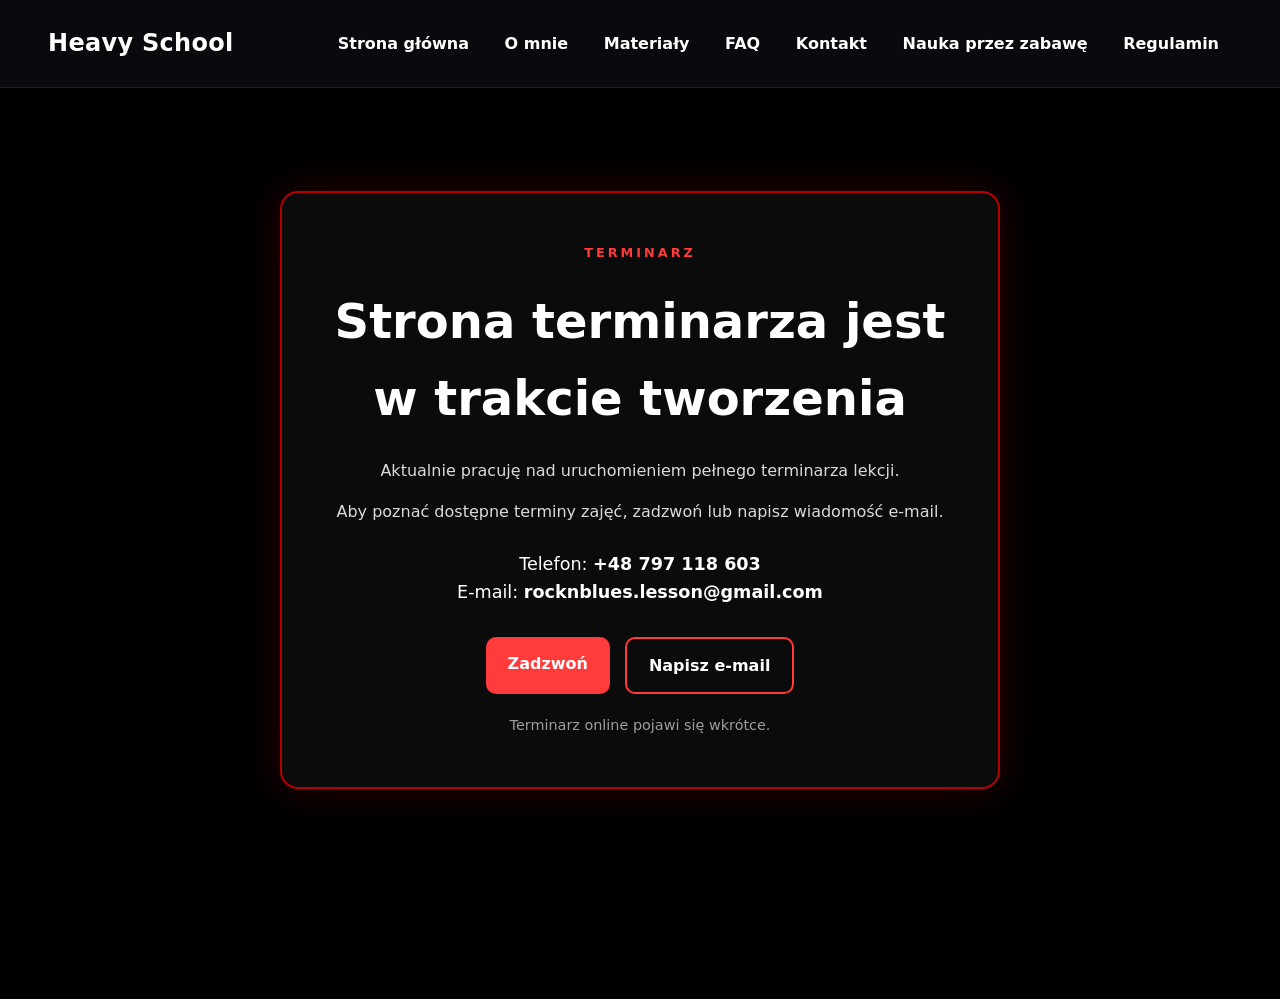
<file: calendar.html>
<!DOCTYPE html>
<html lang="pl">
<head>
<meta charset="UTF-8">
<meta name="viewport" content="width=device-width, initial-scale=1.0">
<title>Terminarz | Heavy School</title>
<link rel="icon" href="/favicon.ico">
<link rel="stylesheet" href="styles.css?v=20260306-4">
<script src="main.js?v=20260306-4" defer></script>

<style>
body{
background:#000;
color:#fff;
}

.schedule-main{
min-height:calc(100vh - 140px);
display:flex;
align-items:center;
justify-content:center;
padding:120px 20px;
}

.schedule-box{
max-width:720px;
width:100%;
text-align:center;
padding:50px 30px;
border:2px solid #b30000;
border-radius:18px;
background:#0b0b0b;
box-shadow:0 0 40px rgba(179,0,0,0.25);
}

.schedule-kicker{
color:#ff3b3b;
font-weight:700;
letter-spacing:3px;
font-size:0.8rem;
margin-bottom:20px;
}

.schedule-title{
font-size:clamp(2rem,4vw,3rem);
margin-bottom:20px;
}

.schedule-text{
opacity:0.85;
line-height:1.7;
margin-bottom:14px;
}

.schedule-contact{
margin-top:25px;
font-size:1.1rem;
}

.schedule-contact a{
color:#fff;
font-weight:700;
text-decoration:none;
}

.schedule-contact a:hover{
color:#ff3b3b;
}

.schedule-buttons{
margin-top:30px;
display:flex;
gap:15px;
justify-content:center;
flex-wrap:wrap;
}

.schedule-btn{
padding:14px 22px;
border-radius:10px;
font-weight:700;
text-decoration:none;
transition:.2s;
}

.schedule-btn-primary{
background:#ff3b3b;
color:#fff;
}

.schedule-btn-secondary{
border:2px solid #ff3b3b;
color:#fff;
}

.schedule-btn:hover{
transform:translateY(-2px);
}

.schedule-note{
margin-top:20px;
opacity:0.6;
font-size:0.9rem;
}
</style>
</head>

<body>

<a class="skip-link" href="#main">Przejdź do treści</a>

<header class="navbar">
<div class="navbar-container">
<div class="navbar-logo">Heavy School</div>

<button
class="menu-toggle"
type="button"
aria-label="Otwórz menu"
aria-expanded="false"
aria-controls="mobile-menu"
>
<span></span>
<span></span>
<span></span>
</button>

<nav class="navbar-menu" aria-label="Główne menu">
<ul>
<li><a href="index.html" class="nav-link">Strona główna</a></li>
<li><a href="about.html" class="nav-link">O mnie</a></li>
<li><a href="Materiały.html" class="nav-link">Materiały</a></li>
<li><a href="FAQ.html" class="nav-link">FAQ</a></li>
<li><a href="contact.html" class="nav-link">Kontakt</a></li>
<li><a href="gry.html" class="nav-link">Nauka przez zabawę</a></li>
<li><a href="regulamin.html" class="nav-link">Regulamin</a></li>
</ul>
</nav>
</div>
</header>

<div class="sidebar-overlay" id="sidebar-overlay"></div>

<aside class="mobile-sidebar" id="mobile-menu" aria-label="Menu mobilne">
<div class="mobile-sidebar-top">
<div class="mobile-sidebar-logo">Heavy School</div>

<button class="sidebar-close" type="button" aria-label="Zamknij menu">
&times;
</button>
</div>

<nav class="mobile-sidebar-nav" aria-label="Mobilne menu">
<ul>
<li><a href="index.html" class="mobile-nav-link">Strona główna</a></li>
<li><a href="about.html" class="mobile-nav-link">O mnie</a></li>
<li><a href="Materiały.html" class="mobile-nav-link">Materiały</a></li>
<li><a href="FAQ.html" class="mobile-nav-link">FAQ</a></li>
<li><a href="contact.html" class="mobile-nav-link">Kontakt</a></li>
<li><a href="gry.html" class="mobile-nav-link">Nauka przez zabawę</a></li>
<li><a href="regulamin.html" class="mobile-nav-link">Regulamin</a></li>
</ul>
</nav>
</aside>

<main id="main" class="schedule-main">

<section class="schedule-box">

<div class="schedule-kicker">TERMINARZ</div>

<h1 class="schedule-title">
Strona terminarza jest w trakcie tworzenia
</h1>

<p class="schedule-text">
Aktualnie pracuję nad uruchomieniem pełnego terminarza lekcji.
</p>

<p class="schedule-text">
Aby poznać dostępne terminy zajęć,
zadzwoń lub napisz wiadomość e-mail.
</p>

<div class="schedule-contact">
Telefon: <a href="tel:+48797118603">+48 797 118 603</a><br>
E-mail: <a href="mailto:rocknblues.lesson@gmail.com">rocknblues.lesson@gmail.com</a>
</div>

<div class="schedule-buttons">
<a class="schedule-btn schedule-btn-primary" href="tel:+48797118603">Zadzwoń</a>
<a class="schedule-btn schedule-btn-secondary" href="mailto:rocknblues.lesson@gmail.com">Napisz e-mail</a>
</div>

<p class="schedule-note">
Terminarz online pojawi się wkrótce.
</p>

</section>

</main>

<footer class="footer">
<div class="footer-copy">
<p>&copy; 2025 Łukasz Dobosz – Lekcje Gitary i Basu</p>
</div>
</footer>

</body>
</html>
</file>
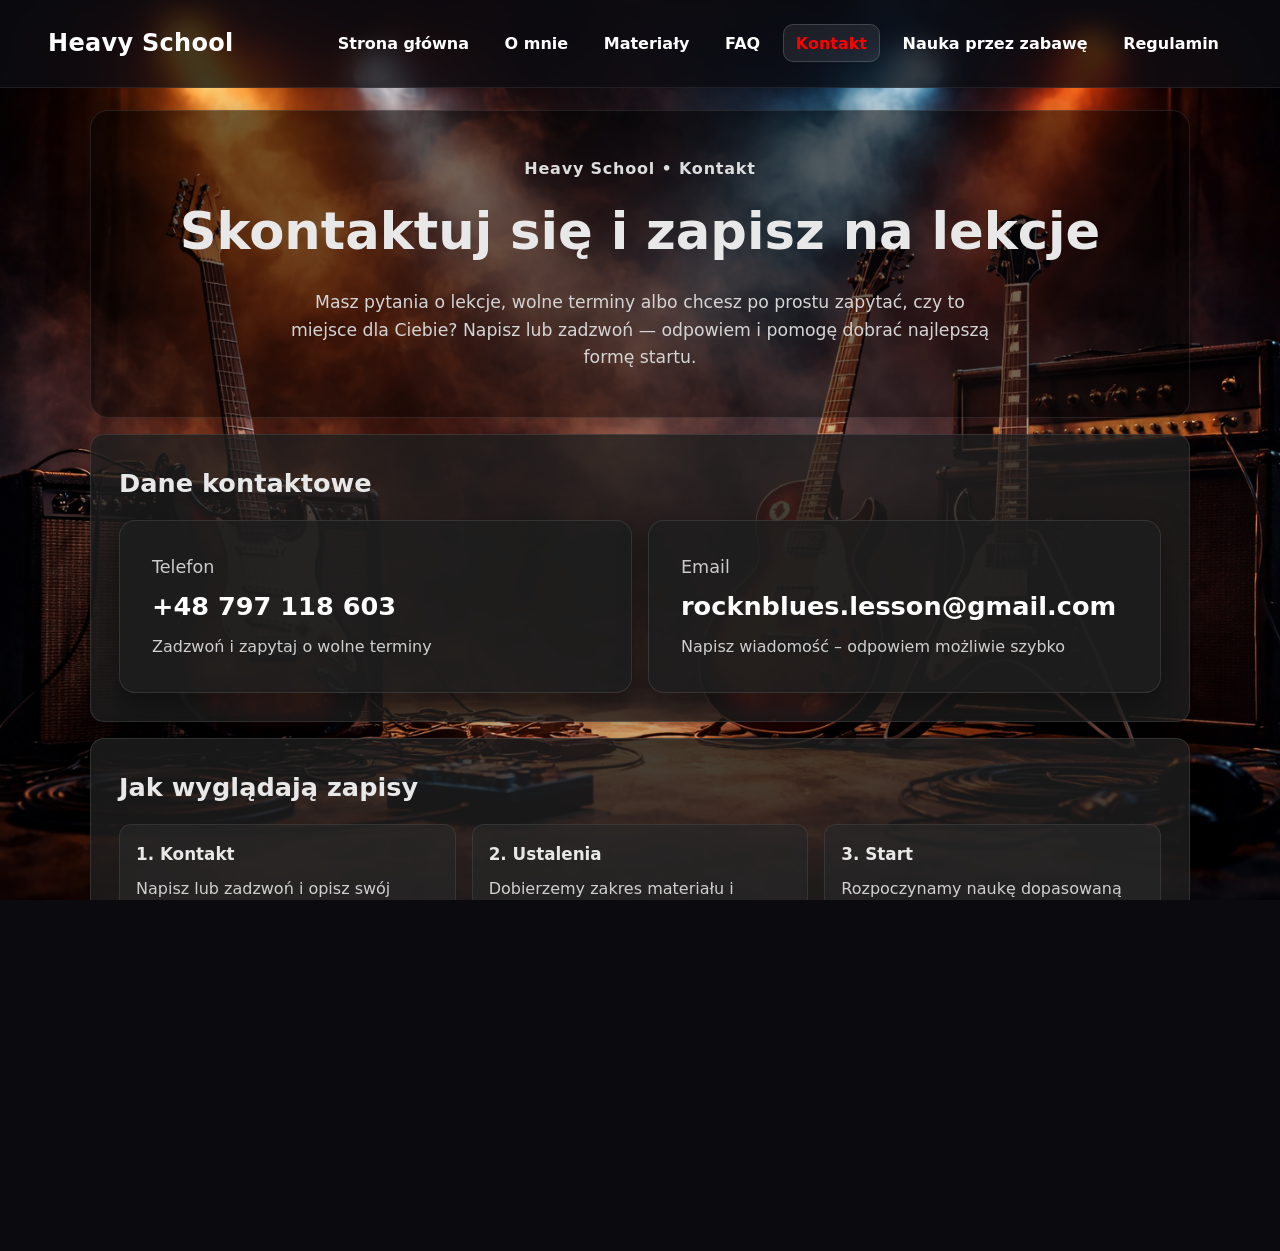
<file: contact.html>
<!DOCTYPE html>
<html lang="pl">
<head>
<meta charset="UTF-8" />
<meta name="viewport" content="width=device-width, initial-scale=1.0" />
<title>Kontakt | Heavy School</title>
<meta name="description" content="Skontaktuj się i zapisz na lekcje gry na gitarze i basie. Heavy School — Opole, Nysa i okolice." />
<link rel="icon" href="/favicon.ico">
<link rel="stylesheet" href="styles.css?v=20260306-4" />
<script src="main.js?v=20260306-4" defer></script>
<!-- Google tag (gtag.js) event -->
<script>
  gtag('event', 'ads_conversion_Kontakt_1', {
    // <event_parameters>
  });
</script>

</head>

<body>

<a class="skip-link" href="#main">Przejdź do treści</a>

<header class="navbar">
<div class="navbar-container">
<div class="navbar-logo">Heavy School</div>

<button
class="menu-toggle"
type="button"
aria-label="Otwórz menu"
aria-expanded="false"
aria-controls="mobile-menu"
>
<span></span>
<span></span>
<span></span>
</button>

<nav class="navbar-menu">
<ul>
<li><a href="index.html" class="nav-link">Strona główna</a></li>
<li><a href="about.html" class="nav-link">O mnie</a></li>
<li><a href="Materiały.html" class="nav-link">Materiały</a></li>
<li><a href="FAQ.html" class="nav-link">FAQ</a></li>
<li><a href="contact.html" class="nav-link active">Kontakt</a></li>
<li><a href="gry.html" class="nav-link">Nauka przez zabawę</a></li>
<li><a href="regulamin.html" class="nav-link">Regulamin</a></li>
</ul>
</nav>
</div>
</header>

<div class="sidebar-overlay" id="sidebar-overlay"></div>

<aside class="mobile-sidebar" id="mobile-menu" aria-label="Menu mobilne">
<div class="mobile-sidebar-top">
<div class="mobile-sidebar-logo">Heavy School</div>

<button class="sidebar-close" type="button" aria-label="Zamknij menu">
&times;
</button>
</div>

<nav class="mobile-sidebar-nav">
<ul>
<li><a href="index.html" class="mobile-nav-link">Strona główna</a></li>
<li><a href="about.html" class="mobile-nav-link">O mnie</a></li>
<li><a href="Materiały.html" class="mobile-nav-link">Materiały</a></li>
<li><a href="FAQ.html" class="mobile-nav-link">FAQ</a></li>
<li><a href="contact.html" class="mobile-nav-link active">Kontakt</a></li>
<li><a href="gry.html" class="mobile-nav-link">Nauka przez zabawę</a></li>
<li><a href="regulamin.html" class="mobile-nav-link">Regulamin</a></li>
</ul>
</nav>
</aside>

<main id="main" class="contact-main">

<section class="contact-hero">
<div class="contact-hero-inner">
<p class="contact-kicker">Heavy School • Kontakt</p>
<h1>Skontaktuj się i zapisz na lekcje</h1>
<p class="contact-lead">
Masz pytania o lekcje, wolne terminy albo chcesz po prostu zapytać,
czy to miejsce dla Ciebie? Napisz lub zadzwoń — odpowiem i pomogę dobrać
najlepszą formę startu.
</p>
</div>
</section>

<section class="section-card">
<h2>Dane kontaktowe</h2>

<div class="contact-grid-big">

<a class="contact-card-big" href="tel:+48797118603">
<div class="contact-big-title">Telefon</div>
<div class="contact-big-value">+48 797 118 603</div>
<div class="contact-big-desc">Zadzwoń i zapytaj o wolne terminy</div>
</a>

<a class="contact-card-big" href="mailto:rocknblues.lesson@gmail.com">
<div class="contact-big-title">Email</div>
<div class="contact-big-value">rocknblues.lesson@gmail.com</div>
<div class="contact-big-desc">Napisz wiadomość – odpowiem możliwie szybko</div>
</a>

</div>

</section>

<section class="section-card">
<h2>Jak wyglądają zapisy</h2>

<div class="grid-3">

<div class="mini-card">
<h3>1. Kontakt</h3>
<p>Napisz lub zadzwoń i opisz swój poziom oraz cele.</p>
</div>

<div class="mini-card">
<h3>2. Ustalenia</h3>
<p>Dobierzemy zakres materiału i dogodny termin zajęć.</p>
</div>

<div class="mini-card">
<h3>3. Start</h3>
<p>Rozpoczynamy naukę dopasowaną do Ciebie.</p>
</div>

</div>
</section>

<section class="section-card">
<h2>Gdzie odbywają się lekcje</h2>
<p>Lekcje prowadzę z dojazdem do klienta ale chcę wprowadzić lekcje stacjonarnie — Opole, Nysa i okolice.</p>
</section>

</main>

<footer class="footer">
<div class="footer-copy">
<p>&copy; 2025 Łukasz Dobosz – Lekcje Gitary i Basu</p>
</div>
</footer>

</body>
</html>
</file>
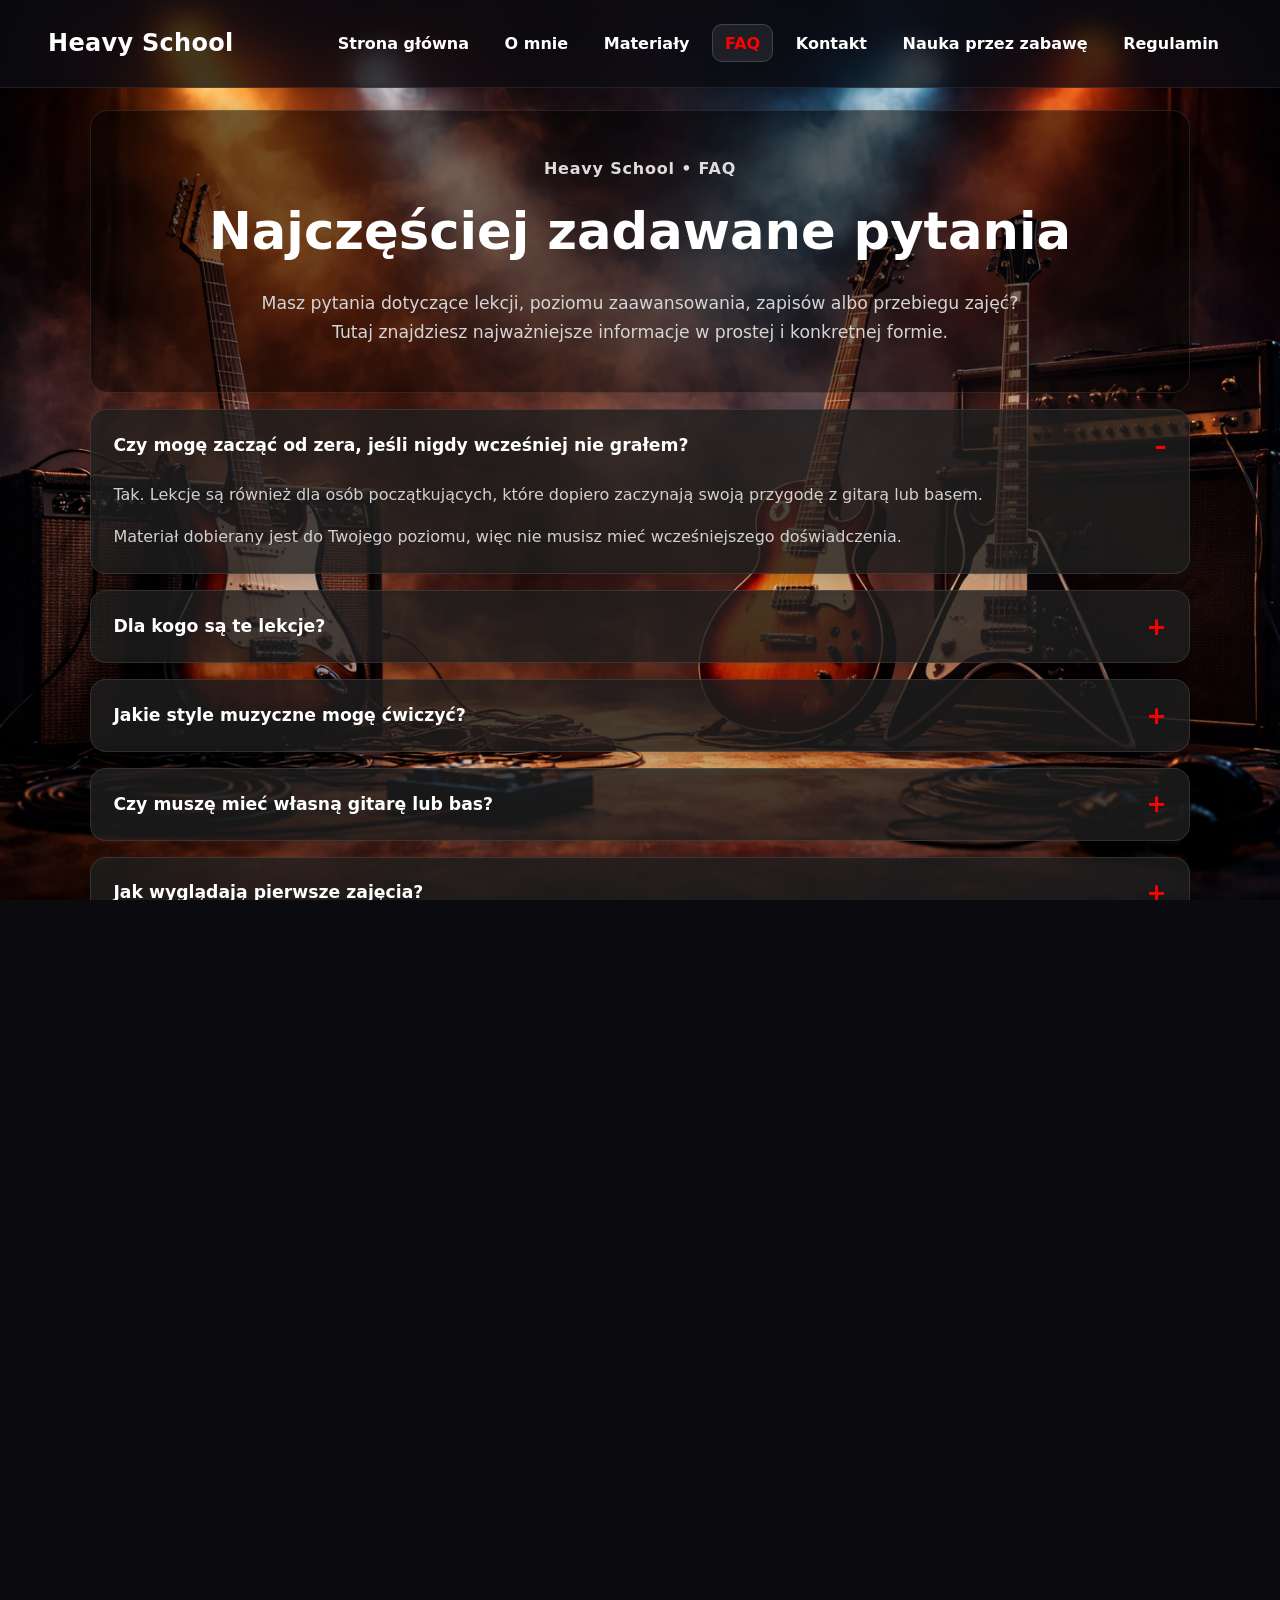
<file: FAQ.html>
<!DOCTYPE html>
<html lang="pl">
<head>
<meta charset="UTF-8">
<meta name="viewport" content="width=device-width, initial-scale=1.0">
<title>FAQ | Heavy School</title>
<meta name="description" content="Najczęściej zadawane pytania dotyczące lekcji gry na gitarze i basie w Heavy School." />
<link rel="icon" href="/favicon.ico">
<link rel="stylesheet" href="styles.css?v=20260306-4">
<script src="main.js?v=20260306-4" defer></script>

<style>
.faq-main{
  width:min(1100px, calc(100% - 32px));
  margin:110px auto 2rem auto;
}

.faq-hero{
  margin-bottom:1rem;
}

.faq-hero-box{
  background:rgba(0,0,0,0.55);
  border:1px solid rgba(255,255,255,0.10);
  border-radius:18px;
  padding:2.8rem 2.4rem;
  box-shadow:var(--shadow);
  text-align:center;
}

.faq-kicker{
  color:#ddd;
  font-weight:800;
  letter-spacing:0.05em;
  margin-bottom:0.6rem;
}

.faq-hero-box h1{
  font-size:clamp(2.2rem,4vw,3.4rem);
  margin-bottom:1rem;
  color:#fff;
}

.faq-lead{
  max-width:760px;
  margin:0 auto;
  color:#d4d4d4;
  font-size:1.08rem;
  line-height:1.7;
}

.faq-grid{
  display:grid;
  grid-template-columns:1fr;
  gap:1rem;
}

.faq-item{
  background:var(--card);
  border:1px solid var(--border);
  border-radius:16px;
  box-shadow:var(--shadow);
  overflow:hidden;
  transition:transform .18s ease, background .18s ease, border-color .2s ease;
}

.faq-item:hover{
  transform:translateY(-2px);
  background:rgba(45,45,45,0.85);
  border-color:rgba(255,255,255,0.16);
}

.faq-item summary{
  list-style:none;
  cursor:pointer;
  padding:1.35rem 1.4rem;
  font-size:1.08rem;
  font-weight:800;
  color:#fff;
  display:flex;
  align-items:center;
  justify-content:space-between;
  gap:1rem;
}

.faq-item summary::-webkit-details-marker{
  display:none;
}

.faq-item summary::after{
  content:"+";
  flex:0 0 auto;
  font-size:1.5rem;
  line-height:1;
  color:var(--accent);
  transition:transform .2s ease;
}

.faq-item[open] summary::after{
  content:"–";
}

.faq-answer{
  padding:0 1.4rem 1.35rem 1.4rem;
  color:#d0d0d0;
  line-height:1.8;
}

.faq-answer p + p{
  margin-top:0.8rem;
}

.faq-cta{
  margin-top:1rem;
  background:var(--card);
  border:1px solid var(--border);
  border-radius:var(--radius);
  box-shadow:var(--shadow);
  padding:2rem 1.75rem;
  text-align:center;
}

.faq-cta h2{
  font-size:1.9rem;
  margin-bottom:0.9rem;
  color:#fff;
}

.faq-cta p{
  max-width:760px;
  margin:0 auto 1.35rem auto;
  color:#d0d0d0;
}

.faq-buttons{
  display:flex;
  justify-content:center;
  gap:0.8rem;
  flex-wrap:wrap;
}

@media(max-width:700px){
  .faq-main{
    width:min(100%, calc(100% - 20px));
    margin-top:105px;
  }

  .faq-hero-box{
    padding:2rem 1.2rem;
  }

  .faq-hero-box h1{
    font-size:clamp(1.9rem,7vw,2.6rem);
  }

  .faq-lead{
    font-size:1rem;
  }

  .faq-item summary{
    padding:1.1rem 1rem;
    font-size:1rem;
  }

  .faq-answer{
    padding:0 1rem 1.1rem 1rem;
  }

  .faq-cta{
    padding:1.5rem 1.1rem;
  }
}
</style>
</head>

<body>

<a class="skip-link" href="#main">Przejdź do treści</a>

<header class="navbar">
<div class="navbar-container">
<div class="navbar-logo">Heavy School</div>

<button
class="menu-toggle"
type="button"
aria-label="Otwórz menu"
aria-expanded="false"
aria-controls="mobile-menu"
>
<span></span>
<span></span>
<span></span>
</button>

<nav class="navbar-menu" aria-label="Główne menu">
<ul>
<li><a href="index.html" class="nav-link">Strona główna</a></li>
<li><a href="about.html" class="nav-link">O mnie</a></li>
<li><a href="Materiały.html" class="nav-link">Materiały</a></li>
<li><a href="FAQ.html" class="nav-link active">FAQ</a></li>
<li><a href="contact.html" class="nav-link">Kontakt</a></li>
<li><a href="gry.html" class="nav-link">Nauka przez zabawę</a></li>
<li><a href="regulamin.html" class="nav-link">Regulamin</a></li>
</ul>
</nav>
</div>
</header>

<div class="sidebar-overlay" id="sidebar-overlay"></div>

<aside class="mobile-sidebar" id="mobile-menu" aria-label="Menu mobilne">
<div class="mobile-sidebar-top">
<div class="mobile-sidebar-logo">Heavy School</div>

<button class="sidebar-close" type="button" aria-label="Zamknij menu">
&times;
</button>
</div>

<nav class="mobile-sidebar-nav" aria-label="Mobilne menu">
<ul>
<li><a href="index.html" class="mobile-nav-link">Strona główna</a></li>
<li><a href="about.html" class="mobile-nav-link">O mnie</a></li>
<li><a href="Materiały.html" class="mobile-nav-link">Materiały</a></li>
<li><a href="FAQ.html" class="mobile-nav-link active">FAQ</a></li>
<li><a href="contact.html" class="mobile-nav-link">Kontakt</a></li>
<li><a href="gry.html" class="mobile-nav-link">Nauka przez zabawę</a></li>
<li><a href="regulamin.html" class="mobile-nav-link">Regulamin</a></li>
</ul>
</nav>
</aside>

<main id="main" class="faq-main">

<section class="faq-hero">
  <div class="faq-hero-box">
    <p class="faq-kicker">Heavy School • FAQ</p>
    <h1>Najczęściej zadawane pytania</h1>
    <p class="faq-lead">
      Masz pytania dotyczące lekcji, poziomu zaawansowania, zapisów albo przebiegu zajęć?
      Tutaj znajdziesz najważniejsze informacje w prostej i konkretnej formie.
    </p>
  </div>
</section>

<section class="faq-grid">

  <details class="faq-item" open>
    <summary>Czy mogę zacząć od zera, jeśli nigdy wcześniej nie grałem?</summary>
    <div class="faq-answer">
      <p>Tak. Lekcje są również dla osób początkujących, które dopiero zaczynają swoją przygodę z gitarą lub basem.</p>
      <p>Materiał dobierany jest do Twojego poziomu, więc nie musisz mieć wcześniejszego doświadczenia.</p>
    </div>
  </details>

  <details class="faq-item">
    <summary>Dla kogo są te lekcje?</summary>
    <div class="faq-answer">
      <p>Lekcje są przeznaczone dla dzieci, młodzieży i dorosłych.</p>
      <p>Zarówno dla osób początkujących, jak i tych, które chcą rozwinąć technikę, rytmikę, improwizację czy grę solową.</p>
    </div>
  </details>

  <details class="faq-item">
    <summary>Jakie style muzyczne mogę ćwiczyć?</summary>
    <div class="faq-answer">
      <p>Na lekcjach można pracować nad stylami takimi jak rock, metal, blues, hard rock i innymi pokrewnymi gatunkami.</p>
      <p>Ważne jest to, żeby kierunek nauki był dopasowany do tego, czego naprawdę chcesz się nauczyć.</p>
    </div>
  </details>

  <details class="faq-item">
    <summary>Czy muszę mieć własną gitarę lub bas?</summary>
    <div class="faq-answer">
      <p>Własny instrument bardzo pomaga, bo pozwala ćwiczyć między lekcjami.</p>
      <p>Jeśli jeszcze nie masz gitary ani basu, mogę pomóc w wyborze odpowiedniego sprzętu na start.</p>
    </div>
  </details>

  <details class="faq-item">
    <summary>Jak wyglądają pierwsze zajęcia?</summary>
    <div class="faq-answer">
      <p>Na początku ustalamy Twój poziom, cele i to, na czym najbardziej Ci zależy.</p>
      <p>Potem dobierany jest plan nauki, żebyś od początku ćwiczył rzeczy przydatne i zrozumiałe.</p>
    </div>
  </details>

  <details class="faq-item">
    <summary>Czy lekcje odbywają się stacjonarnie czy online?</summary>
    <div class="faq-answer">
      <p>Lekcje prowadzę stacjonarnie.</p>
      <p>To najlepsza forma pracy, bo pozwala szybciej wychwycić błędy techniczne, poprawić rytm i lepiej kontrolować postępy.</p>
    </div>
  </details>

  <details class="faq-item">
    <summary>Jak długo trwają zajęcia?</summary>
    <div class="faq-answer">
      <p>Czas trwania lekcji ustalany jest indywidualnie.</p>
      <p>Najważniejsze jest to, żeby forma zajęć była wygodna i skuteczna dla ucznia.</p>
    </div>
  </details>

  <details class="faq-item">
    <summary>Czy mogę uczyć się konkretnych utworów?</summary>
    <div class="faq-answer">
      <p>Tak. Możemy pracować na konkretnych riffach, solówkach i utworach, które lubisz.</p>
      <p>To często bardzo dobry sposób na rozwój techniki i utrzymanie motywacji.</p>
    </div>
  </details>

  <details class="faq-item">
    <summary>Czy pomagasz też w teorii muzyki?</summary>
    <div class="faq-answer">
      <p>Tak, ale w praktyczny sposób.</p>
      <p>Teoria jest omawiana tak, żeby realnie pomagała w grze, improwizacji, budowie akordów i rozumieniu muzyki.</p>
    </div>
  </details>

  <details class="faq-item">
    <summary>Jak umówić się na lekcję?</summary>
    <div class="faq-answer">
      <p>Najprościej skontaktować się telefonicznie lub mailowo przez zakładkę Kontakt.</p>
      <p>W wiadomości możesz od razu napisać, na jakim jesteś poziomie i czego chcesz się nauczyć.</p>
    </div>
  </details>

  <details class="faq-item">
    <summary>Czy mogę odwołać lub przełożyć lekcję?</summary>
    <div class="faq-answer">
      <p>Tak, ale najlepiej zrobić to z odpowiednim wyprzedzeniem.</p>
      <p>Szczegółowe zasady dotyczące odwoływania zajęć znajdziesz w zakładce Regulamin.</p>
    </div>
  </details>

</section>

<section class="faq-cta">
  <h2>Nie znalazłeś odpowiedzi?</h2>
  <p>
    Jeśli masz inne pytania, skontaktuj się bezpośrednio. Chętnie odpowiem i pomogę dobrać najlepszy sposób rozpoczęcia nauki.
  </p>

  <div class="faq-buttons">
    <a href="contact.html" class="btn primary-btn">Przejdź do kontaktu</a>
    <a href="about.html" class="btn secondary-btn">Dowiedz się więcej o mnie</a>
  </div>
</section>

</main>

<footer class="footer">
<div class="footer-copy">
<p>&copy; 2025 Łukasz Dobosz – Lekcje Gitary i Basu</p>
</div>
</footer>

</body>
</html>
</file>
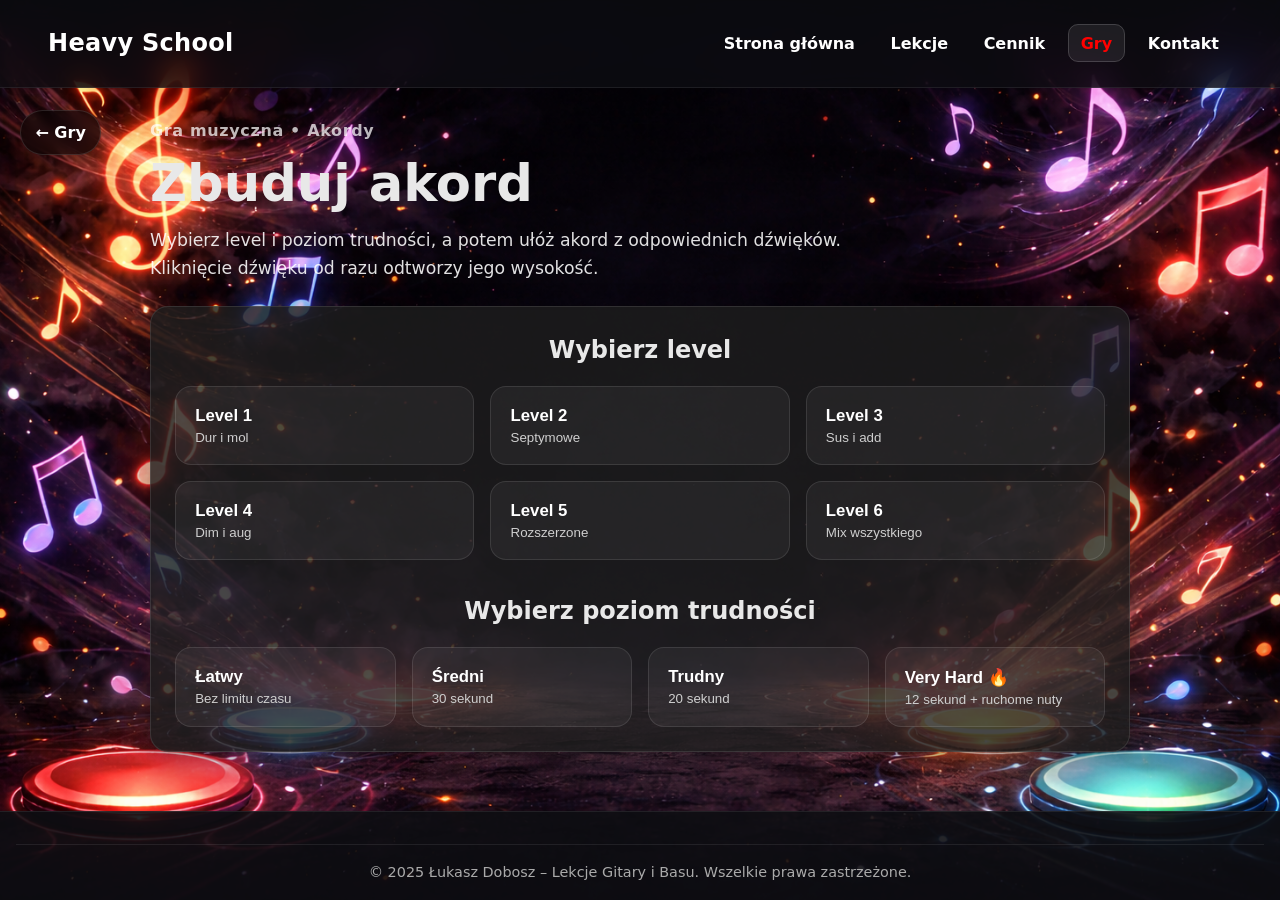
<file: gra-akordy.html>
<!DOCTYPE html>
<html lang="pl">
<head>
  <meta charset="UTF-8" />
  <meta name="viewport" content="width=device-width, initial-scale=1.0" />
  <title>Zbuduj akord | Heavy School</title>
  <meta name="description" content="Ułóż akord z odpowiednich dźwięków i ucz się budowy akordów przez zabawę." />
   <link rel="icon" href="/favicon.ico">
  <link rel="stylesheet" href="styles.css?v=20260307-6" />
  <link rel="stylesheet" href="gry.css?v=20260307-6" />
  <script src="gra-akordy.js?v=20260307-6" defer></script>
</head>
<body>
  <a class="skip-link" href="#main">Przejdź do treści</a>

  <header class="navbar">
    <div class="navbar-container">
      <div class="navbar-logo">Heavy School</div>

      <nav class="navbar-menu" aria-label="Główne menu">
        <ul>
          <li><a href="index.html" class="nav-link">Strona główna</a></li>
          <li><a href="lekcje.html" class="nav-link">Lekcje</a></li>
          <li><a href="pricing.html" class="nav-link">Cennik</a></li>
          <li><a href="gry.html" class="nav-link active">Gry</a></li>
          <li><a href="contact.html" class="nav-link">Kontakt</a></li>
        </ul>
      </nav>
    </div>
  </header>

  <main id="main" class="games-main">
    <a href="gry.html" class="back-to-games">← Gry</a>

    <section class="games-intro">
      <p class="games-kicker">Gra muzyczna • Akordy</p>
      <h1>Zbuduj akord</h1>
      <p class="games-lead">
        Wybierz level i poziom trudności, a potem ułóż akord z odpowiednich dźwięków.
        Kliknięcie dźwięku od razu odtworzy jego wysokość.
      </p>
    </section>

    <section class="chord-game-card">
      <div class="chord-flash" id="chord-flash" aria-hidden="true"></div>
      <div class="emoji-confetti" id="emoji-confetti" aria-hidden="true"></div>

      <div id="chord-level-screen" class="chord-level-screen">
        <h2>Wybierz level</h2>

        <div class="level-grid">
          <button class="level-btn" data-level="1" type="button">
            <strong>Level 1</strong>
            <span>Dur i mol</span>
          </button>

          <button class="level-btn" data-level="2" type="button">
            <strong>Level 2</strong>
            <span>Septymowe</span>
          </button>

          <button class="level-btn" data-level="3" type="button">
            <strong>Level 3</strong>
            <span>Sus i add</span>
          </button>

          <button class="level-btn" data-level="4" type="button">
            <strong>Level 4</strong>
            <span>Dim i aug</span>
          </button>

          <button class="level-btn" data-level="5" type="button">
            <strong>Level 5</strong>
            <span>Rozszerzone</span>
          </button>

          <button class="level-btn" data-level="6" type="button">
            <strong>Level 6</strong>
            <span>Mix wszystkiego</span>
          </button>
        </div>

        <h2 class="difficulty-title">Wybierz poziom trudności</h2>

        <div class="difficulty-grid">
          <button class="difficulty-btn" data-difficulty="easy" type="button">
            <strong>Łatwy</strong>
            <span>Bez limitu czasu</span>
          </button>

          <button class="difficulty-btn" data-difficulty="medium" type="button">
            <strong>Średni</strong>
            <span>30 sekund</span>
          </button>

          <button class="difficulty-btn" data-difficulty="hard" type="button">
            <strong>Trudny</strong>
            <span>20 sekund</span>
          </button>

          <button class="difficulty-btn" data-difficulty="very-hard" type="button">
            <strong>Very Hard 🔥</strong>
            <span>12 sekund + ruchome nuty</span>
          </button>
        </div>
      </div>

      <div id="chord-game-screen" hidden>
        <div class="chord-topbar">
          <div class="chord-level-badge" id="current-level-label">Level 1</div>
          <div class="chord-level-badge" id="current-difficulty-label">Łatwy</div>
          <div class="chord-score" id="chord-score">Punkty: 0</div>
        </div>

        <div class="timer-wrap" id="timer-wrap" hidden>
          <div class="timer-bar">
            <div class="timer-bar-fill" id="timer-bar-fill"></div>
          </div>
          <p class="timer-text" id="timer-text">Pozostało: 30s</p>
        </div>

        <p class="chord-instruction">
          Zbuduj akord:
        </p>

        <h2 class="target-chord" id="target-chord">Am</h2>

        <div class="slots-wrap" id="note-slots"></div>

        <div class="note-bank" id="note-bank"></div>

        <div class="chord-actions">
          <button id="check-chord-btn" class="btn primary-btn" type="button">Sprawdź</button>
          <button id="clear-chord-btn" class="btn secondary-btn" type="button">Wyczyść</button>
          <button id="next-chord-btn" class="btn secondary-btn" type="button" hidden>Następny akord</button>
        </div>

        <p class="chord-status" id="chord-status">
          Kliknij dźwięki, aby wypełnić pola.
        </p>

        <div class="chord-help-box" id="chord-help-box" hidden>
          <h3>Poprawna odpowiedź</h3>
          <p id="chord-help-answer">A – C – E</p>
        </div>
      </div>
    </section>
  </main>

  <footer class="footer">
    <div class="footer-copy">
      <p>&copy; 2025 Łukasz Dobosz – Lekcje Gitary i Basu. Wszelkie prawa zastrzeżone.</p>
    </div>
  </footer>
</body>
</html>
</file>
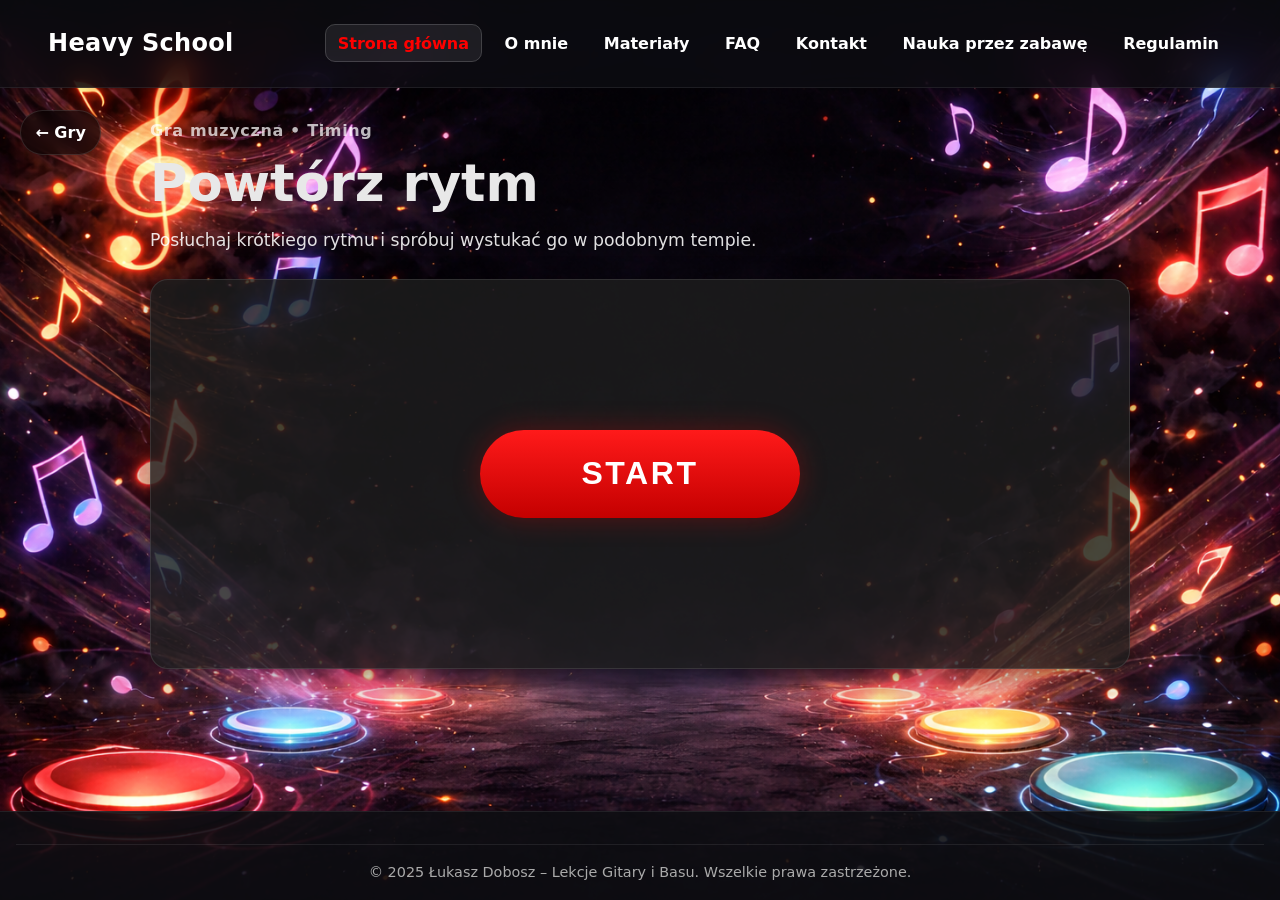
<file: gra-rytm.html>
<!DOCTYPE html>
<html lang="pl">
<head>
  <meta charset="UTF-8" />
  <meta name="viewport" content="width=device-width, initial-scale=1.0" />
  <title>Powtórz rytm | Heavy School</title>
  <meta name="description" content="Posłuchaj rytmu i spróbuj wystukać go w podobnym tempie." />
   <link rel="icon" href="/favicon.ico">
  <link rel="stylesheet" href="styles.css?v=20260307-3" />
  <link rel="stylesheet" href="gry.css?v=20260307-3" />
  <script src="gra-rytm.js?v=20260307-3" defer></script>
</head>
<body>
  <a class="skip-link" href="#main">Przejdź do treści</a>

  <header class="navbar">
    <div class="navbar-container">
      <div class="navbar-logo">Heavy School</div>

      <nav class="navbar-menu" aria-label="Główne menu">
        <ul>
          <li><a href="index.html" class="nav-link active">Strona główna</a></li>
          <li><a href="about.html" class="nav-link">O mnie</a></li>
          <li><a href="Materiały.html" class="nav-link">Materiały</a></li>
          <li><a href="FAQ.html" class="nav-link">FAQ</a></li>
          <li><a href="contact.html" class="nav-link">Kontakt</a></li>
          <li><a href="gry.html" class="nav-link">Nauka przez zabawę</a></li>
          <li><a href="regulamin.html" class="nav-link">Regulamin</a></li>
        </ul>
      </nav>
    </div>
  </header>
  </header>

  <main id="main" class="games-main">
    <a href="gry.html" class="back-to-games">← Gry</a>
    <section class="games-intro">
      <p class="games-kicker">Gra muzyczna • Timing</p>
      <h1>Powtórz rytm</h1>
      <p class="games-lead">
        Posłuchaj krótkiego rytmu i spróbuj wystukać go w podobnym tempie.
      </p>
    </section>

    <section class="rhythm-game-card">
  <div id="start-screen" class="start-screen">
    <button id="start-game" class="start-game-btn" type="button">START</button>
  </div>

  <div id="game-screen" class="game-screen" hidden>
    <div class="rhythm-controls">
      <button id="replay-btn" class="btn secondary-btn" type="button">Odsłuchaj jeszcze raz</button>
      <button id="tap-btn" class="btn primary-btn" type="button" disabled>Wystukaj rytm</button>
    </div>

    <p class="rhythm-help">
      Aby wystukać rytm, użyj <strong>spacji</strong> albo klikaj przycisk <strong>„Wystukaj rytm”</strong>.
    </p>

    <div class="rhythm-visual" id="rhythm-visual" aria-hidden="true">
      <div class="pulse-dot"></div>
    </div>

    <div class="rhythm-pattern" id="rhythm-pattern">
      <span class="pattern-note">●</span>
      <span class="pattern-note">●</span>
      <span class="pattern-note">●</span>
      <span class="pattern-note">●</span>
    </div>

    <p class="rhythm-status" id="rhythm-status">Kliknij START, aby rozpocząć.</p>

    <div class="rhythm-result" id="rhythm-result" hidden>
      <h2>Twój wynik</h2>
      <p id="result-score">0%</p>
      <p id="result-text">Spróbuj ponownie i sprawdź swój timing.</p>
    </div>

    <div class="next-round-wrap" id="next-round-wrap" hidden>
      <button id="next-round-btn" class="btn primary-btn" type="button">Następny rytm</button>
    </div>
  </div>
</section>

      <div id="game-screen" class="game-screen" hidden>
        <div class="rhythm-controls">
          <button id="replay-btn" class="btn secondary-btn" type="button">Odsłuchaj jeszcze raz</button>
          <button id="tap-btn" class="btn primary-btn" type="button" disabled>Wystukaj rytm</button>
        </div>

        <p class="rhythm-help">
          Aby wystukać rytm, użyj <strong>spacji</strong> albo klikaj przycisk <strong>„Wystukaj rytm”</strong>.
        </p>

        <div class="rhythm-visual" id="rhythm-visual" aria-hidden="true">
          <div class="pulse-dot"></div>
        </div>

        <div class="rhythm-pattern" id="rhythm-pattern">
          <span class="pattern-note">●</span>
          <span class="pattern-note">●</span>
          <span class="pattern-note">●</span>
          <span class="pattern-note">●</span>
        </div>

        <p class="rhythm-status" id="rhythm-status">Kliknij START, aby rozpocząć.</p>

        <div class="rhythm-result" id="rhythm-result" hidden>
          <h2>Twój wynik</h2>
          <p id="result-score">0%</p>
          <p id="result-text">Spróbuj ponownie i sprawdź swój timing.</p>
        </div>
      </div>
    </section>
  </main>

  <footer class="footer">
    <div class="footer-copy">
      <p>&copy; 2025 Łukasz Dobosz – Lekcje Gitary i Basu. Wszelkie prawa zastrzeżone.</p>
    </div>
  </footer>
</body>
</html>
</file>
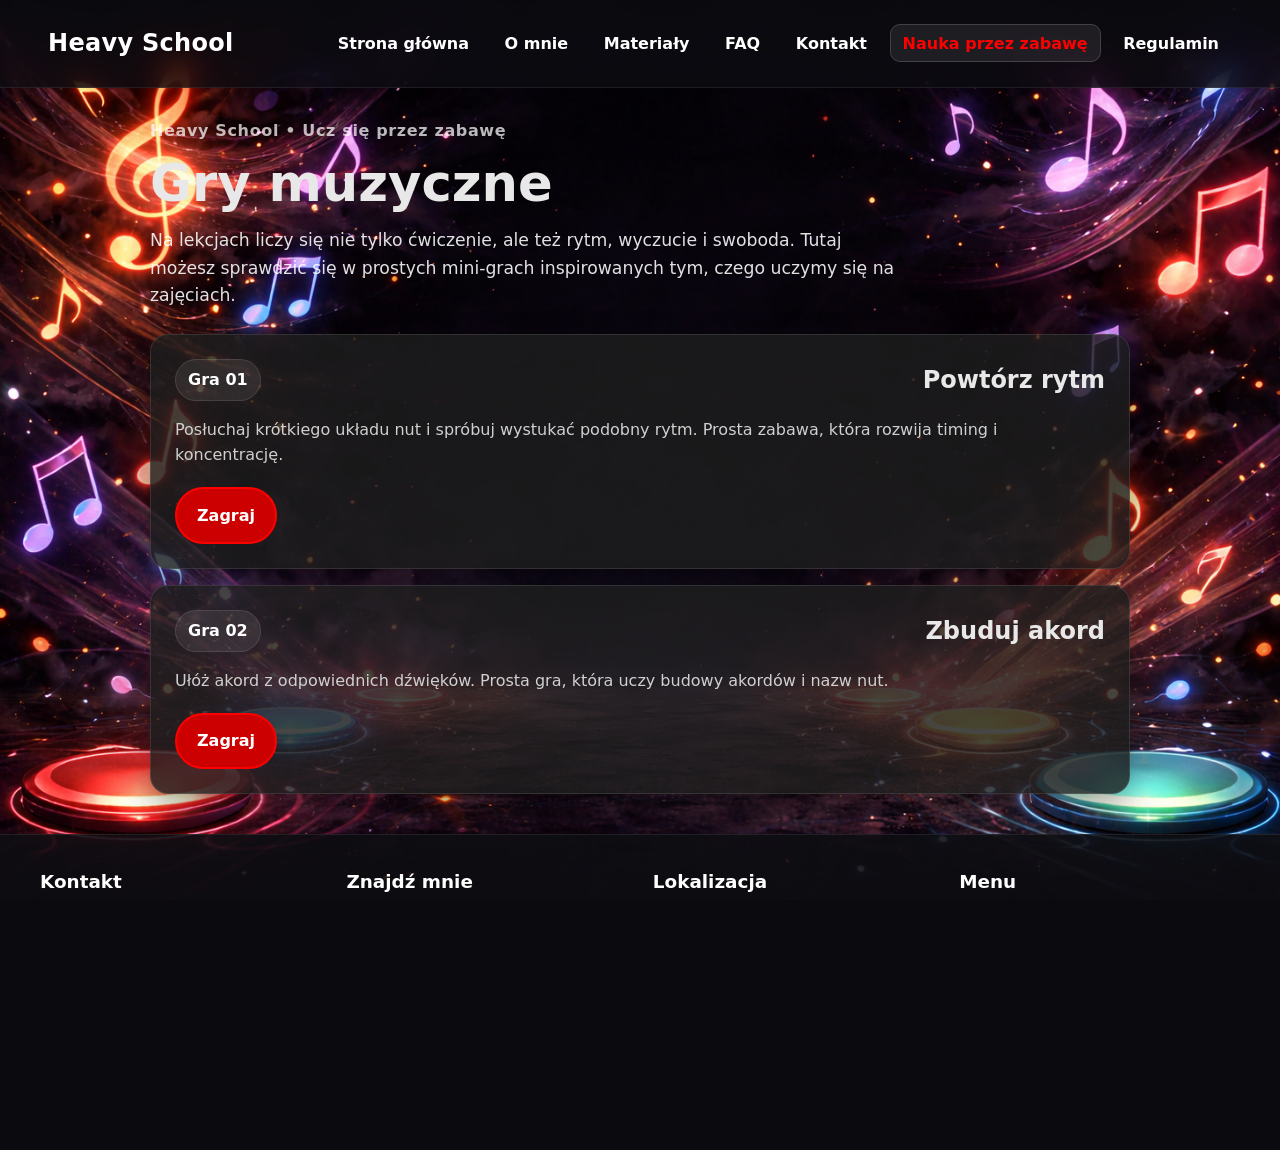
<file: gry.html>
<!DOCTYPE html>
<html lang="pl">
<head>
  <meta charset="UTF-8" />
  <meta name="viewport" content="width=device-width, initial-scale=1.0" />
  <title>Gry muzyczne | Heavy School</title>
  <meta name="description" content="Ucz się przez zabawę. Proste gry muzyczne inspirowane lekcjami gitary i basu." />
  <link rel="icon" href="/favicon.ico">
  <link rel="stylesheet" href="styles.css?v=20260306-4" />
  <link rel="stylesheet" href="gry.css?v=20260307-2" />
  <script src="main.js?v=20260306-4" defer></script>
</head>
<body>
  <a class="skip-link" href="#main">Przejdź do treści</a>

  <header class="navbar">
    <div class="navbar-container">
      <div class="navbar-logo">Heavy School</div>

      <button
        class="menu-toggle"
        type="button"
        aria-label="Otwórz menu"
        aria-expanded="false"
        aria-controls="mobile-menu"
      >
        <span></span>
        <span></span>
        <span></span>
      </button>

      <nav class="navbar-menu" aria-label="Główne menu">
        <ul>
          <li><a href="index.html" class="nav-link">Strona główna</a></li>
          <li><a href="about.html" class="nav-link">O mnie</a></li>
          <li><a href="Materiały.html" class="nav-link">Materiały</a></li>
          <li><a href="FAQ.html" class="nav-link">FAQ</a></li>
          <li><a href="contact.html" class="nav-link">Kontakt</a></li>
          <li><a href="gry.html" class="nav-link active">Nauka przez zabawę</a></li>
          <li><a href="regulamin.html" class="nav-link">Regulamin</a></li>
        </ul>
      </nav>
    </div>
  </header>

  <div class="sidebar-overlay" id="sidebar-overlay"></div>

  <aside class="mobile-sidebar" id="mobile-menu" aria-label="Menu mobilne">
    <div class="mobile-sidebar-top">
      <div class="mobile-sidebar-logo">Heavy School</div>

      <button class="sidebar-close" type="button" aria-label="Zamknij menu">
        &times;
      </button>
    </div>

    <nav class="mobile-sidebar-nav" aria-label="Mobilne menu">
      <ul>
        <li><a href="index.html" class="mobile-nav-link">Strona główna</a></li>
        <li><a href="about.html" class="mobile-nav-link">O mnie</a></li>
        <li><a href="Materiały.html" class="mobile-nav-link">Materiały</a></li>
        <li><a href="FAQ.html" class="mobile-nav-link">FAQ</a></li>
        <li><a href="contact.html" class="mobile-nav-link">Kontakt</a></li>
        <li><a href="gry.html" class="mobile-nav-link active">Nauka przez zabawę</a></li>
        <li><a href="regulamin.html" class="mobile-nav-link">Regulamin</a></li>
      </ul>
    </nav>
  </aside>

  <main id="main" class="games-main">
    <section class="games-intro">
      <p class="games-kicker">Heavy School • Ucz się przez zabawę</p>
      <h1>Gry muzyczne</h1>
      <p class="games-lead">
        Na lekcjach liczy się nie tylko ćwiczenie, ale też rytm, wyczucie i swoboda.
        Tutaj możesz sprawdzić się w prostych mini-grach inspirowanych tym, czego uczymy się na zajęciach.
      </p>
    </section>

    <section class="games-grid">
      <article class="game-card">
        <div class="game-card-top">
          <span class="game-badge">Gra 01</span>
          <h2>Powtórz rytm</h2>
        </div>

        <p>
          Posłuchaj krótkiego układu nut i spróbuj wystukać podobny rytm.
          Prosta zabawa, która rozwija timing i koncentrację.
        </p>

        <a href="gra-rytm.html" class="btn primary-btn">Zagraj</a>
      </article>

      <article class="game-card">
        <div class="game-card-top">
          <span class="game-badge">Gra 02</span>
          <h2>Zbuduj akord</h2>
        </div>

        <p>
          Ułóż akord z odpowiednich dźwięków. Prosta gra, która uczy budowy akordów i nazw nut.
        </p>

        <a href="gra-akordy.html" class="btn primary-btn">Zagraj</a>
        <div id="note-slots" class="note-slots"></div>
      </article>
    </section>
  </main>

  <footer class="footer">
    <div class="footer-container">
      <div class="footer-contact">
        <h3>Kontakt</h3>
        <p>Telefon: <a href="tel:+48797118603">+48 797 118 603</a></p>
        <p>Email: <a href="mailto:rocknblues.lesson@gmail.com">rocknblues.lesson@gmail.com</a></p>
      </div>

      <div class="footer-socials">
        <h3>Znajdź mnie</h3>
        <a href="https://www.youtube.com/" target="_blank" rel="noopener">YouTube</a> |
        <a href="https://www.instagram.com/" target="_blank" rel="noopener">Instagram</a>
      </div>

      <div class="footer-location">
        <h3>Lokalizacja</h3>
        <p>Opole, Nysa i okolice</p>
      </div>

      <div class="footer-menu">
        <h3>Menu</h3>
        <nav aria-label="Menu w stopce">
          <ul>
            <li><a href="index.html">Strona główna</a></li>
            <li><a href="lekcje.html">Lekcje</a></li>
            <li><a href="pricing.html">Cennik</a></li>
            <li><a href="gry.html">Gry</a></li>
            <li><a href="contact.html">Kontakt</a></li>
          </ul>
        </nav>
      </div>
    </div>

    <div class="footer-copy">
      <p>&copy; 2025 Łukasz Dobosz – Lekcje Gitary i Basu. Wszelkie prawa zastrzeżone.</p>
    </div>
  </footer>
</body>
</html>
</file>
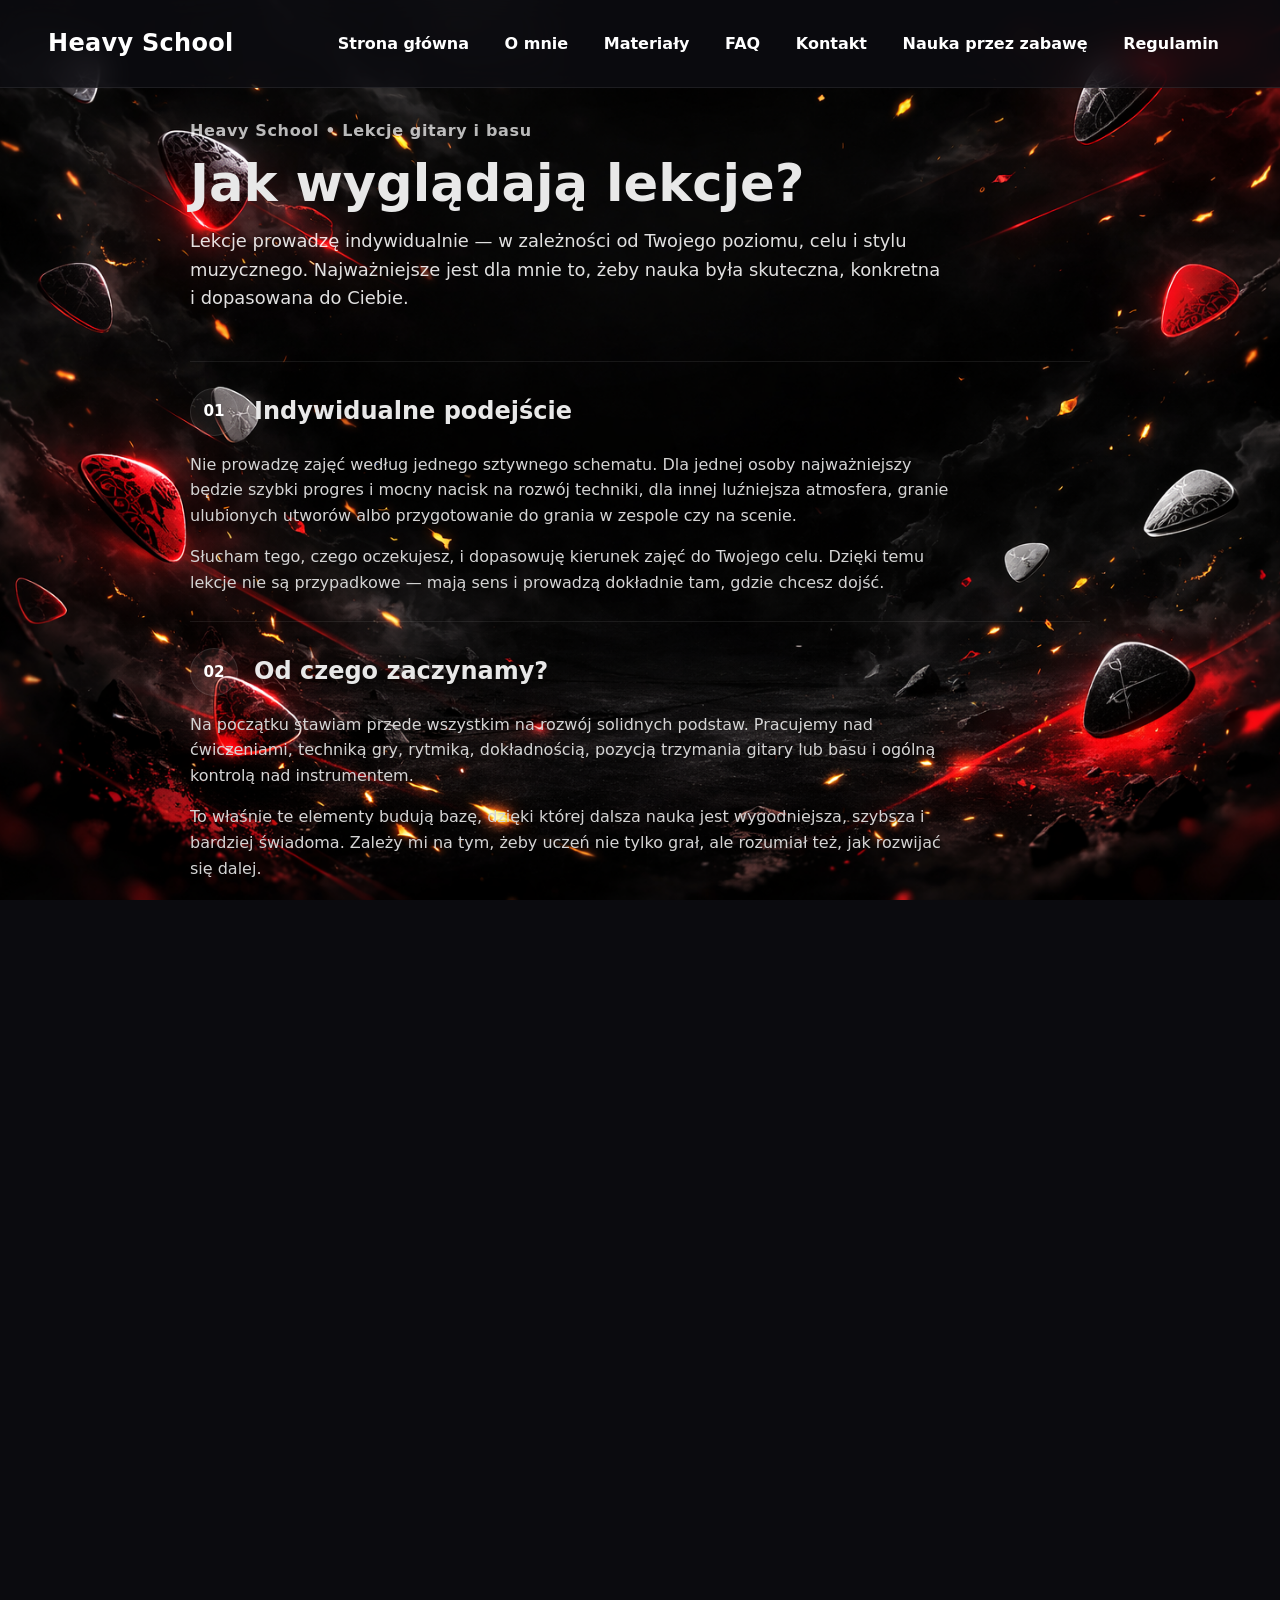
<file: lekcje.html>
<!DOCTYPE html>
<html lang="pl">
<head>
  <meta charset="UTF-8" />
  <meta name="viewport" content="width=device-width, initial-scale=1.0" />
  <link rel="icon" href="/favicon.ico">
  <title>Jak wyglądają lekcje | Heavy School</title>
  <meta
    name="description"
    content="Sprawdź, jak wyglądają lekcje gitary i basu w Heavy School. Indywidualne podejście, rozwój techniki, szybki progres i zajęcia dopasowane do ucznia."
  />

  <link rel="stylesheet" href="styles.css?v=20260306-4" />
  <link rel="stylesheet" href="lekcje.css?v=20260307-1" />
  <script src="main.js?v=20260306-4" defer></script>
</head>
<body>
  <a class="skip-link" href="#main">Przejdź do treści</a>

  <header class="navbar">
    <div class="navbar-container">
      <div class="navbar-logo">Heavy School</div>

      <button
        class="menu-toggle"
        type="button"
        aria-label="Otwórz menu"
        aria-expanded="false"
        aria-controls="mobile-menu"
      >
        <span></span>
        <span></span>
        <span></span>
      </button>

      <nav class="navbar-menu" aria-label="Główne menu">
        <ul>
          <li><a href="index.html" class="nav-link">Strona główna</a></li>
          <li><a href="about.html" class="nav-link">O mnie</a></li>
          <li><a href="Materiały.html" class="nav-link">Materiały</a></li>
          <li><a href="FAQ.html" class="nav-link">FAQ</a></li>
          <li><a href="contact.html" class="nav-link">Kontakt</a></li>
          <li><a href="gry.html" class="nav-link">Nauka przez zabawę</a></li>
          <li><a href="regulamin.html" class="nav-link">Regulamin</a></li>
        </ul>
      </nav>
    </div>
  </header>

  <div class="sidebar-overlay" id="sidebar-overlay"></div>

  <aside class="mobile-sidebar" id="mobile-menu" aria-label="Menu mobilne">
    <div class="mobile-sidebar-top">
      <div class="mobile-sidebar-logo">Heavy School</div>

      <button class="sidebar-close" type="button" aria-label="Zamknij menu">
        &times;
      </button>
    </div>

    <nav class="mobile-sidebar-nav" aria-label="Mobilne menu">
      <ul>
        <li><a href="index.html" class="mobile-nav-link">Strona główna</a></li>
        <li><a href="about.html" class="mobile-nav-link">O mnie</a></li>
        <li><a href="Materiały.html" class="mobile-nav-link">Materiały</a></li>
        <li><a href="FAQ.html" class="mobile-nav-link">FAQ</a></li>
        <li><a href="contact.html" class="mobile-nav-link">Kontakt</a></li>
        <li><a href="gry.html" class="mobile-nav-link">Nauka przez zabawę</a></li>
        <li><a href="regulamin.html" class="mobile-nav-link">Regulamin</a></li>
      </ul>
    </nav>
  </aside>

  <main id="main" class="lessons-main">
    <section class="lessons-intro">
      <p class="lessons-kicker">Heavy School • Lekcje gitary i basu</p>
      <h1>Jak wyglądają lekcje?</h1>
      <p class="lessons-lead">
        Lekcje prowadzę indywidualnie — w zależności od Twojego poziomu, celu i stylu muzycznego.
        Najważniejsze jest dla mnie to, żeby nauka była skuteczna, konkretna i dopasowana do Ciebie.
      </p>
    </section>

    <section class="lessons-section">
      <div class="lessons-section-head">
        <span class="lessons-number">01</span>
        <h2>Indywidualne podejście</h2>
      </div>

      <div class="lessons-text">
        <p>
          Nie prowadzę zajęć według jednego sztywnego schematu. Dla jednej osoby najważniejszy będzie
          szybki progres i mocny nacisk na rozwój techniki, dla innej luźniejsza atmosfera, granie
          ulubionych utworów albo przygotowanie do grania w zespole czy na scenie.
        </p>

        <p>
          Słucham tego, czego oczekujesz, i dopasowuję kierunek zajęć do Twojego celu. Dzięki temu
          lekcje nie są przypadkowe — mają sens i prowadzą dokładnie tam, gdzie chcesz dojść.
        </p>
      </div>
    </section>

    <section class="lessons-section">
      <div class="lessons-section-head">
        <span class="lessons-number">02</span>
        <h2>Od czego zaczynamy?</h2>
      </div>

      <div class="lessons-text">
        <p>
          Na początku stawiam przede wszystkim na rozwój solidnych podstaw. Pracujemy nad ćwiczeniami,
          techniką gry, rytmiką, dokładnością, pozycją trzymania gitary lub basu i ogólną kontrolą nad instrumentem.
        </p>

        <p>
          To właśnie te elementy budują bazę, dzięki której dalsza nauka jest wygodniejsza, szybsza
          i bardziej świadoma. Zależy mi na tym, żeby uczeń nie tylko grał, ale rozumiał też, jak
          rozwijać się dalej.
        </p>
      </div>
    </section>

    <section class="lessons-section">
      <div class="lessons-section-head">
        <span class="lessons-number">03</span>
        <h2>Progres z lekcji na lekcję</h2>
      </div>

      <div class="lessons-text">
        <p>
          Z każdą kolejną lekcją staram się lekko podnosić poziom, tak aby uczeń rozwijał się stopniowo,
          ale wyraźnie. Dzięki temu nauka nie jest chaotyczna — ma kierunek i realnie przybliża Cię
          do celu, który chcesz osiągnąć.
        </p>

        <p>
          Jeśli zależy Ci na szybszym rozwoju, możemy prowadzić zajęcia z większym naciskiem na progres,
          technikę i przygotowanie do bardziej wymagającego grania, również pod kątem sceny i gry z innymi.
        </p>
      </div>
    </section>

    <section class="lessons-section">
      <div class="lessons-section-head">
        <span class="lessons-number">04</span>
        <h2>Czego możesz się nauczyć?</h2>
      </div>

      <div class="lessons-skills">
        <div class="lessons-skill">Akordy, skale i rytmika</div>
        <div class="lessons-skill">Technika gry i palcowanie</div>
        <div class="lessons-skill">Improwizacja i własne zagrywki</div>
        <div class="lessons-skill">Teoria muzyki w praktyce</div>
        <div class="lessons-skill">Rock, metal, blues i inne style</div>
        <div class="lessons-skill">Praca z efektami i sprzętem gitarowym i basowym</div>
        <div class="lessons-skill">Przygotowanie do gry w zespole</div>
        <div class="lessons-skill">Większa pewność w grze na scenie</div>
      </div>
    </section>

    <section class="lessons-section">
      <div class="lessons-section-head">
        <span class="lessons-number">05</span>
        <h2>Skutecznie, ale bez sztywnej atmosfery</h2>
      </div>

      <div class="lessons-text">
        <p>
          Jeśli chcesz pracować intensywnie i nastawić się na szybki progres, możemy prowadzić zajęcia
          w bardziej konkretny sposób. Jeśli zależy Ci na luźniejszej atmosferze i graniu utworów,
          które naprawdę lubisz, również możemy pójść w tym kierunku.
        </p>

        <p>
          Najważniejsze jest dla mnie to, żeby zajęcia były skuteczne, ale też dawały satysfakcję,
          motywację i realną radość z grania.
        </p>
      </div>
    </section>

    <section class="lessons-cta">
      <h2>Chcesz sprawdzić, czy taki styl nauki będzie dla Ciebie?</h2>
      <p>Napisz lub zadzwoń — chętnie pomogę dobrać najlepszy kierunek startu.</p>

      <div class="lessons-cta-actions">
        <a href="tel:+48797118603" class="btn primary-btn">Zadzwoń</a>
        <a href="mailto:rocknblues.lesson@gmail.com" class="btn secondary-btn">Napisz maila</a>
      </div>
    </section>
  </main>

  <footer class="footer">
    <div class="footer-container">
      <div class="footer-contact">
        <h3>Kontakt</h3>
        <p>Telefon: <a href="tel:+48797118603">+48 797 118 603</a></p>
        <p>Email: <a href="mailto:rocknblues.lesson@gmail.com">rocknblues.lesson@gmail.com</a></p>
      </div>

      <div class="footer-socials">
        <h3>Znajdź mnie</h3>
        <a href="https://www.youtube.com/" target="_blank" rel="noopener" aria-label="YouTube">YouTube</a> |
        <a href="https://www.instagram.com/" target="_blank" rel="noopener" aria-label="Instagram">Instagram</a>
      </div>

      <div class="footer-location">
        <h3>Lokalizacja</h3>
        <p>Opole, Nysa i okolice</p>
        <p>Niemodlin</p>
        <p>Tułowice</p>
        <p>Dąbrowa</p>
      </div>

      <div class="footer-menu">
        <h3>Menu</h3>
        <nav aria-label="Menu w stopce">
          <ul>
            <li><a href="index.html">Strona główna</a></li>
            <li><a href="about.html">O mnie</a></li>
            <li><a href="pricing.html">Cennik</a></li>
            <li><a href="calendar.html">Terminarz</a></li>
            <li><a href="contact.html">Kontakt</a></li>
          </ul>
        </nav>
      </div>
    </div>

    <div class="footer-copy">
      <p>&copy; 2025 Łukasz Dobosz – Lekcje Gitary i Basu. Wszelkie prawa zastrzeżone.</p>
    </div>
  </footer>
</body>
</html>
</file>
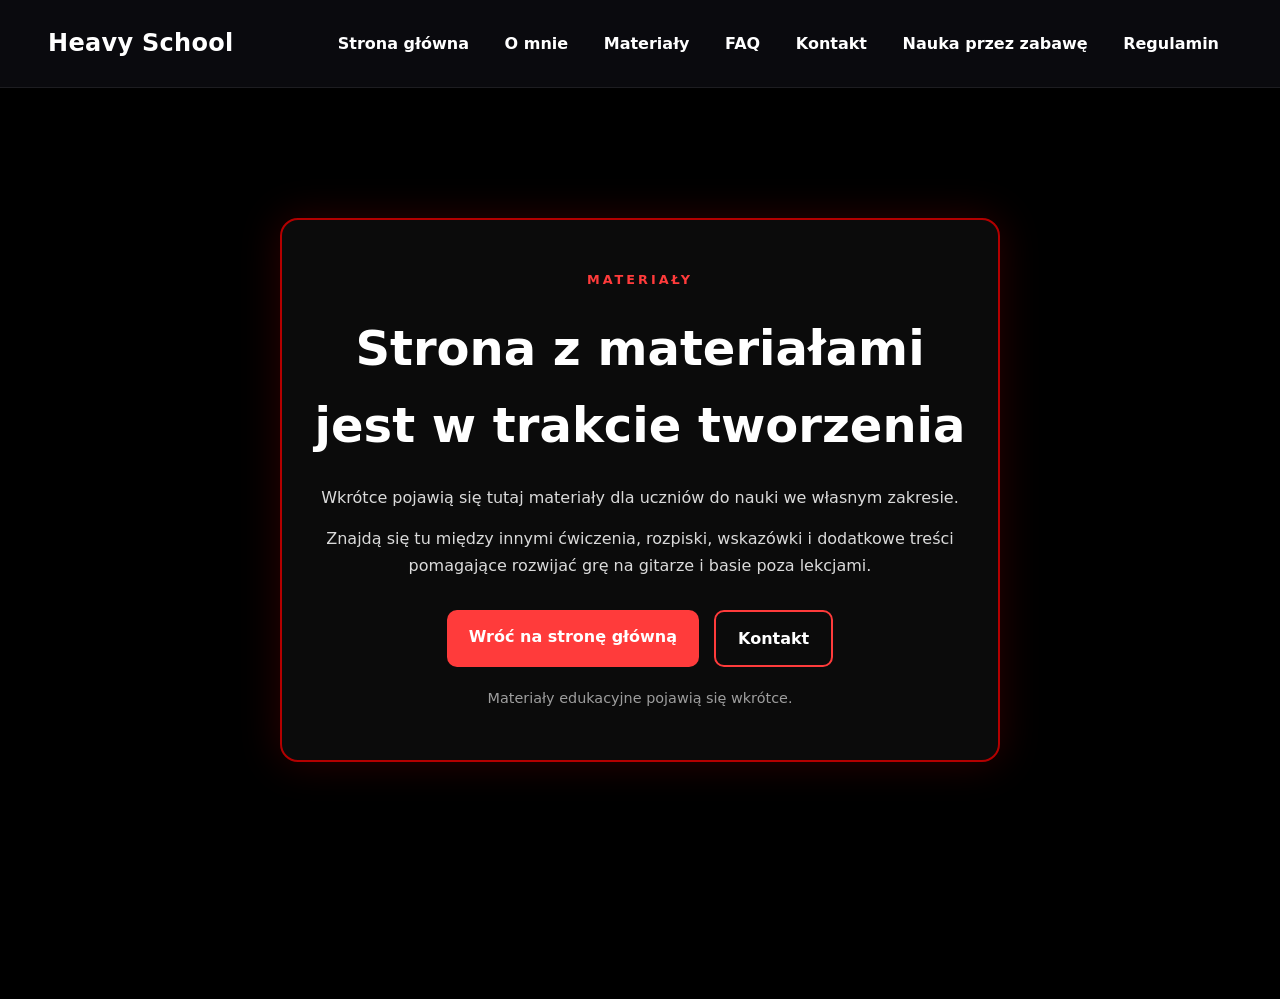
<file: Materiały.html>
<!DOCTYPE html>
<html lang="pl">
<head>
<meta charset="UTF-8">
<meta name="viewport" content="width=device-width, initial-scale=1.0">
<title>Materiały | Heavy School</title>
<link rel="icon" href="/favicon.ico">
<link rel="stylesheet" href="styles.css?v=20260306-4">
<script src="main.js?v=20260306-4" defer></script>

<style>
body{
  background:#000;
  color:#fff;
}

.materials-main{
  min-height:calc(100vh - 140px);
  display:flex;
  align-items:center;
  justify-content:center;
  padding:120px 20px;
}

.materials-box{
  max-width:720px;
  width:100%;
  text-align:center;
  padding:50px 30px;
  border:2px solid #b30000;
  border-radius:18px;
  background:#0b0b0b;
  box-shadow:0 0 40px rgba(179,0,0,0.25);
}

.materials-kicker{
  color:#ff3b3b;
  font-weight:700;
  letter-spacing:3px;
  font-size:0.8rem;
  margin-bottom:20px;
}

.materials-title{
  font-size:clamp(2rem,4vw,3rem);
  margin-bottom:20px;
}

.materials-text{
  opacity:0.85;
  line-height:1.7;
  margin-bottom:14px;
}

.materials-buttons{
  margin-top:30px;
  display:flex;
  gap:15px;
  justify-content:center;
  flex-wrap:wrap;
}

.materials-btn{
  padding:14px 22px;
  border-radius:10px;
  font-weight:700;
  text-decoration:none;
  transition:.2s;
}

.materials-btn-primary{
  background:#ff3b3b;
  color:#fff;
}

.materials-btn-secondary{
  border:2px solid #ff3b3b;
  color:#fff;
}

.materials-btn:hover{
  transform:translateY(-2px);
}

.materials-note{
  margin-top:20px;
  opacity:0.6;
  font-size:0.9rem;
}
</style>
</head>

<body>

<a class="skip-link" href="#main">Przejdź do treści</a>

<header class="navbar">
<div class="navbar-container">
<div class="navbar-logo">Heavy School</div>

<button
class="menu-toggle"
type="button"
aria-label="Otwórz menu"
aria-expanded="false"
aria-controls="mobile-menu"
>
<span></span>
<span></span>
<span></span>
</button>

<nav class="navbar-menu" aria-label="Główne menu">
<ul>
<li><a href="index.html" class="nav-link">Strona główna</a></li>
<li><a href="about.html" class="nav-link">O mnie</a></li>
<li><a href="Materiały.html" class="nav-link active">Materiały</a></li>
<li><a href="FAQ.html" class="nav-link">FAQ</a></li>
<li><a href="contact.html" class="nav-link">Kontakt</a></li>
<li><a href="gry.html" class="nav-link">Nauka przez zabawę</a></li>
<li><a href="regulamin.html" class="nav-link">Regulamin</a></li>
</ul>
</nav>
</div>
</header>

<div class="sidebar-overlay" id="sidebar-overlay"></div>

<aside class="mobile-sidebar" id="mobile-menu" aria-label="Menu mobilne">
<div class="mobile-sidebar-top">
<div class="mobile-sidebar-logo">Heavy School</div>

<button class="sidebar-close" type="button" aria-label="Zamknij menu">
&times;
</button>
</div>

<nav class="mobile-sidebar-nav" aria-label="Mobilne menu">
<ul>
<li><a href="index.html" class="mobile-nav-link">Strona główna</a></li>
<li><a href="about.html" class="mobile-nav-link">O mnie</a></li>
<li><a href="Materiały.html" class="mobile-nav-link active">Materiały</a></li>
<li><a href="FAQ.html" class="mobile-nav-link">FAQ</a></li>
<li><a href="contact.html" class="mobile-nav-link">Kontakt</a></li>
<li><a href="gry.html" class="mobile-nav-link">Nauka przez zabawę</a></li>
<li><a href="regulamin.html" class="mobile-nav-link">Regulamin</a></li>
</ul>
</nav>
</aside>

<main id="main" class="materials-main">

<section class="materials-box">

<div class="materials-kicker">MATERIAŁY</div>

<h1 class="materials-title">
Strona z materiałami jest w trakcie tworzenia
</h1>

<p class="materials-text">
Wkrótce pojawią się tutaj materiały dla uczniów do nauki we własnym zakresie.
</p>

<p class="materials-text">
Znajdą się tu między innymi ćwiczenia, rozpiski, wskazówki i dodatkowe treści
pomagające rozwijać grę na gitarze i basie poza lekcjami.
</p>

<div class="materials-buttons">
<a class="materials-btn materials-btn-primary" href="index.html">Wróć na stronę główną</a>
<a class="materials-btn materials-btn-secondary" href="contact.html">Kontakt</a>
</div>

<p class="materials-note">
Materiały edukacyjne pojawią się wkrótce.
</p>

</section>

</main>

<footer class="footer">
<div class="footer-copy">
<p>&copy; 2025 Łukasz Dobosz – Lekcje Gitary i Basu</p>
</div>
</footer>

</body>
</html>
</file>
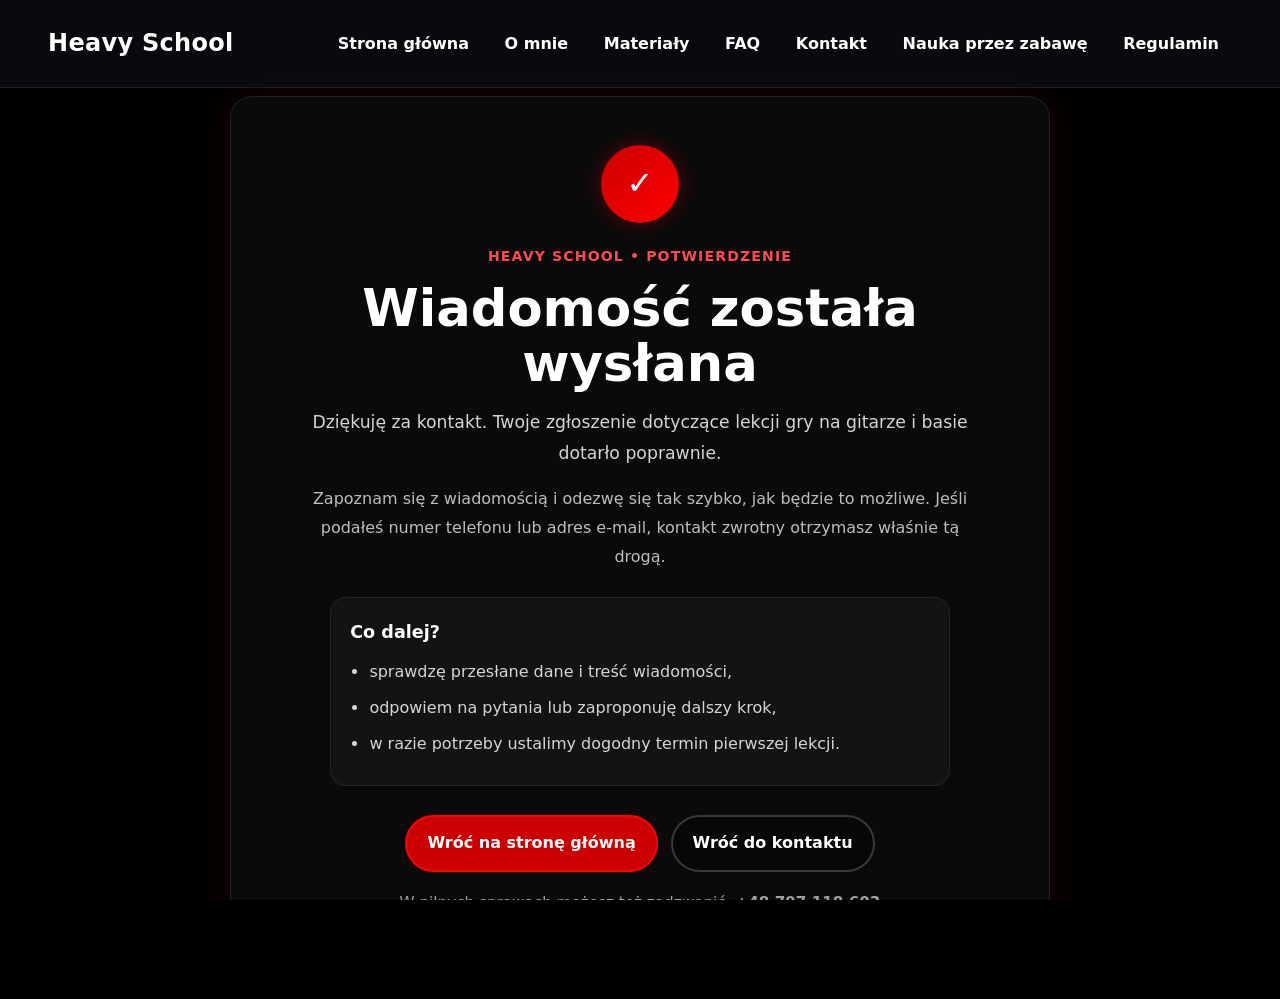
<file: potwierdzenie.html>
<!DOCTYPE html>
<html lang="pl">
<head>
  <meta charset="UTF-8" />
  <meta name="viewport" content="width=device-width, initial-scale=1.0" />
  <title>Potwierdzenie wysłania | Heavy School</title>
  <meta
    name="description"
    content="Potwierdzenie wysłania formularza kontaktowego w Heavy School."
  />
  <link rel="icon" href="/favicon.ico" />
  <link rel="stylesheet" href="styles.css?v=20260306-4" />
  <script src="main.js?v=20260306-4" defer></script>

  <style>
    body {
      background: #000;
      color: #fff;
    }

    .confirm-main {
      min-height: calc(100vh - 140px);
      display: flex;
      align-items: center;
      justify-content: center;
      padding: 120px 20px 40px;
    }

    .confirm-box {
      width: min(820px, 100%);
      text-align: center;
      padding: 3rem 2rem;
      background: rgba(12, 12, 12, 0.9);
      border: 1px solid rgba(255, 255, 255, 0.1);
      border-radius: 22px;
      box-shadow: 0 0 40px rgba(179, 0, 0, 0.16), var(--shadow);
    }

    .confirm-icon {
      width: 78px;
      height: 78px;
      margin: 0 auto 1.4rem;
      border-radius: 999px;
      display: flex;
      align-items: center;
      justify-content: center;
      font-size: 2rem;
      font-weight: 900;
      color: #fff;
      background: linear-gradient(135deg, var(--accent-2), var(--accent));
      box-shadow: 0 0 22px rgba(255, 0, 0, 0.3);
    }

    .confirm-kicker {
      color: #ff4b4b;
      font-weight: 800;
      letter-spacing: 0.08em;
      text-transform: uppercase;
      margin-bottom: 0.8rem;
      font-size: 0.88rem;
    }

    .confirm-title {
      font-size: clamp(2rem, 4vw, 3.2rem);
      line-height: 1.08;
      margin-bottom: 1rem;
      color: #fff;
    }

    .confirm-lead {
      max-width: 680px;
      margin: 0 auto 1rem;
      color: #d5d5d5;
      font-size: 1.08rem;
      line-height: 1.8;
    }

    .confirm-note {
      max-width: 680px;
      margin: 0 auto;
      color: #bdbdbd;
      line-height: 1.8;
    }

    .confirm-info {
      margin: 1.6rem auto 0;
      width: min(620px, 100%);
      text-align: left;
      background: rgba(255, 255, 255, 0.04);
      border: 1px solid rgba(255, 255, 255, 0.08);
      border-radius: 16px;
      padding: 1.2rem 1.2rem;
    }

    .confirm-info h2 {
      font-size: 1.1rem;
      margin-bottom: 0.75rem;
      color: #fff;
    }

    .confirm-info ul {
      margin: 0;
      padding-left: 1.2rem;
      color: #d5d5d5;
    }

    .confirm-info li {
      margin-bottom: 0.55rem;
      line-height: 1.7;
    }

    .confirm-actions {
      margin-top: 1.8rem;
      display: flex;
      justify-content: center;
      gap: 0.8rem;
      flex-wrap: wrap;
    }

    .confirm-extra {
      margin-top: 1.2rem;
      color: #9f9f9f;
      font-size: 0.95rem;
    }

    @media (max-width: 700px) {
      .confirm-main {
        padding: 105px 14px 30px;
      }

      .confirm-box {
        padding: 2.2rem 1.1rem;
        border-radius: 18px;
      }

      .confirm-lead,
      .confirm-note {
        font-size: 1rem;
      }

      .confirm-info {
        padding: 1rem;
      }
    }
  </style>
</head>

<body>
  <a class="skip-link" href="#main">Przejdź do treści</a>

  <header class="navbar">
    <div class="navbar-container">
      <div class="navbar-logo">Heavy School</div>

      <button
        class="menu-toggle"
        type="button"
        aria-label="Otwórz menu"
        aria-expanded="false"
        aria-controls="mobile-menu"
      >
        <span></span>
        <span></span>
        <span></span>
      </button>

      <nav class="navbar-menu" aria-label="Główne menu">
        <ul>
          <li><a href="index.html" class="nav-link">Strona główna</a></li>
          <li><a href="about.html" class="nav-link">O mnie</a></li>
          <li><a href="Materiały.html" class="nav-link">Materiały</a></li>
          <li><a href="FAQ.html" class="nav-link">FAQ</a></li>
          <li><a href="contact.html" class="nav-link">Kontakt</a></li>
          <li><a href="gry.html" class="nav-link">Nauka przez zabawę</a></li>
          <li><a href="regulamin.html" class="nav-link">Regulamin</a></li>
        </ul>
      </nav>
    </div>
  </header>

  <div class="sidebar-overlay" id="sidebar-overlay"></div>

  <aside class="mobile-sidebar" id="mobile-menu" aria-label="Menu mobilne">
    <div class="mobile-sidebar-top">
      <div class="mobile-sidebar-logo">Heavy School</div>

      <button class="sidebar-close" type="button" aria-label="Zamknij menu">
        &times;
      </button>
    </div>

    <nav class="mobile-sidebar-nav" aria-label="Mobilne menu">
      <ul>
        <li><a href="index.html" class="mobile-nav-link">Strona główna</a></li>
        <li><a href="about.html" class="mobile-nav-link">O mnie</a></li>
        <li><a href="Materiały.html" class="mobile-nav-link">Materiały</a></li>
        <li><a href="FAQ.html" class="mobile-nav-link">FAQ</a></li>
        <li><a href="contact.html" class="mobile-nav-link">Kontakt</a></li>
        <li><a href="gry.html" class="mobile-nav-link">Nauka przez zabawę</a></li>
        <li><a href="regulamin.html" class="mobile-nav-link">Regulamin</a></li>
      </ul>
    </nav>
  </aside>

  <main id="main" class="confirm-main">
    <section class="confirm-box">
      <div class="confirm-icon">✓</div>

      <p class="confirm-kicker">Heavy School • Potwierdzenie</p>

      <h1 class="confirm-title">Wiadomość została wysłana</h1>

      <p class="confirm-lead">
        Dziękuję za kontakt. Twoje zgłoszenie dotyczące lekcji gry na gitarze i basie
        dotarło poprawnie.
      </p>

      <p class="confirm-note">
        Zapoznam się z wiadomością i odezwę się tak szybko, jak będzie to
        możliwe. Jeśli podałeś numer telefonu lub adres e-mail, kontakt zwrotny
        otrzymasz właśnie tą drogą.
      </p>

      <div class="confirm-info">
        <h2>Co dalej?</h2>
        <ul>
          <li>sprawdzę przesłane dane i treść wiadomości,</li>
          <li>odpowiem na pytania lub zaproponuję dalszy krok,</li>
          <li>w razie potrzeby ustalimy dogodny termin pierwszej lekcji.</li>
        </ul>
      </div>

      <div class="confirm-actions">
        <a href="index.html" class="btn primary-btn">Wróć na stronę główną</a>
        <a href="contact.html" class="btn secondary-btn">Wróć do kontaktu</a>
      </div>

      <p class="confirm-extra">
        W pilnych sprawach możesz też zadzwonić: <strong>+48 797 118 603</strong>
      </p>
    </section>
  </main>

  <footer class="footer">
    <div class="footer-copy">
      <p>&copy; 2025 Łukasz Dobosz – Lekcje Gitary i Basu</p>
    </div>
  </footer>
</body>
</html>
</file>
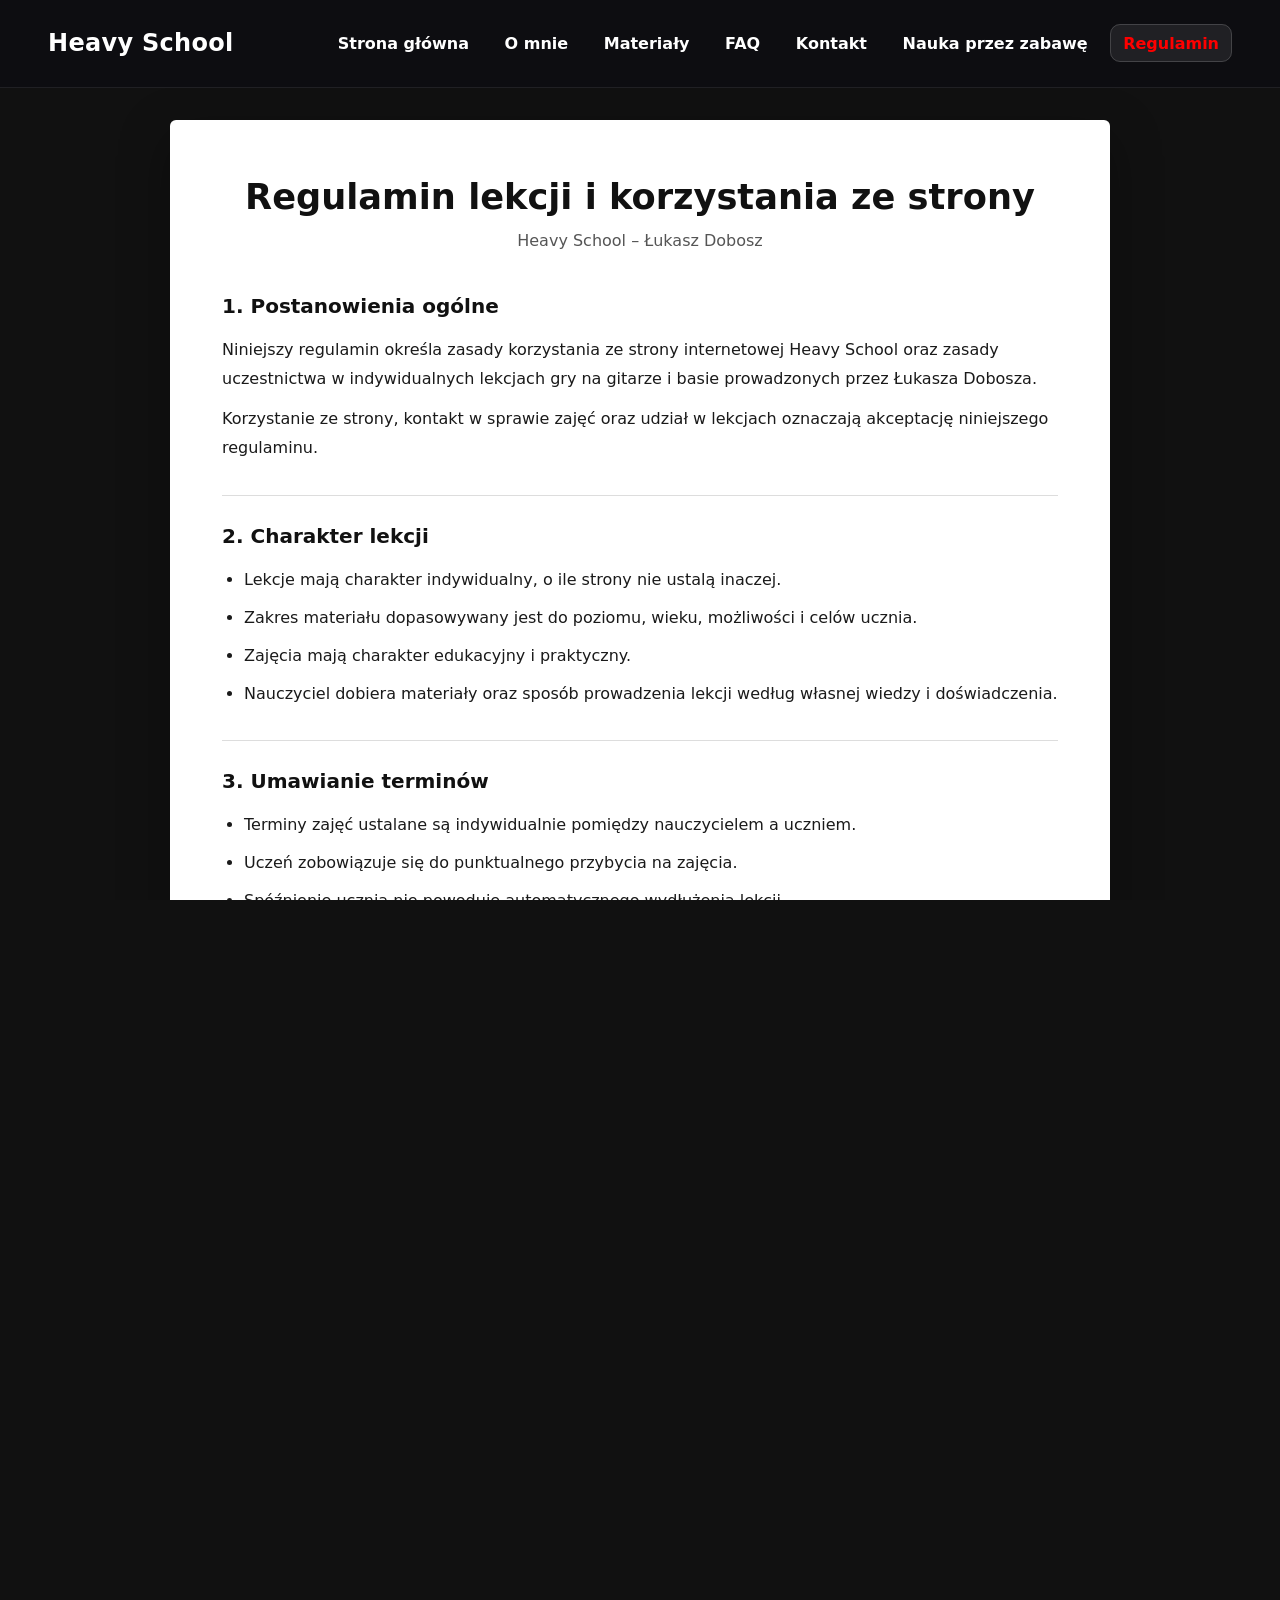
<file: regulamin.html>
<!DOCTYPE html>
<html lang="pl">
<head>
<meta charset="UTF-8">
<meta name="viewport" content="width=device-width, initial-scale=1.0">
<title>Regulamin | Heavy School</title>
<meta name="description" content="Regulamin lekcji gry na gitarze i basie oraz korzystania ze strony Heavy School." />
<link rel="icon" href="/favicon.ico">
<link rel="stylesheet" href="styles.css?v=20260306-4">
<script src="main.js?v=20260306-4" defer></script>

<style>
body{
  background:#111;
  color:#111;
}

.rules-main{
  max-width:980px;
  margin:0 auto;
  padding:120px 20px 80px;
}

.rules-paper{
  background:#fff;
  padding:56px 52px;
  border-radius:6px;
  box-shadow:0 18px 50px rgba(0,0,0,0.35);
}

.rules-title{
  font-size:2.2rem;
  line-height:1.2;
  margin-bottom:10px;
  text-align:center;
  color:#111;
}

.rules-subtitle{
  text-align:center;
  color:#555;
  margin-bottom:36px;
  font-size:1rem;
}

.rules-section{
  margin-bottom:32px;
  border-top:1px solid #ddd;
  padding-top:24px;
}

.rules-section:first-of-type{
  border-top:none;
  padding-top:0;
}

.rules-section h2{
  font-size:1.25rem;
  margin-bottom:14px;
  color:#111;
}

.rules-section p{
  line-height:1.8;
  margin-bottom:12px;
  color:#1a1a1a;
}

.rules-list{
  padding-left:22px;
}

.rules-list li{
  margin-bottom:10px;
  line-height:1.75;
  color:#1a1a1a;
}

.rules-note{
  margin-top:14px;
  padding:14px 16px;
  background:#f5f5f5;
  border-left:4px solid #111;
  color:#222;
}

.rules-footer{
  margin-top:42px;
  padding-top:20px;
  border-top:1px solid #ddd;
  font-size:0.95rem;
  color:#555;
  text-align:center;
}

@media(max-width:700px){
  .rules-paper{
    padding:36px 22px;
  }

  .rules-title{
    font-size:1.8rem;
  }

  .rules-section h2{
    font-size:1.1rem;
  }
}
</style>
</head>

<body>

<a class="skip-link" href="#main">Przejdź do treści</a>

<header class="navbar">
  <div class="navbar-container">
    <div class="navbar-logo">Heavy School</div>

    <button
      class="menu-toggle"
      type="button"
      aria-label="Otwórz menu"
      aria-expanded="false"
      aria-controls="mobile-menu"
    >
      <span></span>
      <span></span>
      <span></span>
    </button>

    <nav class="navbar-menu" aria-label="Główne menu">
      <ul>
        <li><a href="index.html" class="nav-link">Strona główna</a></li>
        <li><a href="about.html" class="nav-link">O mnie</a></li>
        <li><a href="Materiały.html" class="nav-link">Materiały</a></li>
        <li><a href="FAQ.html" class="nav-link">FAQ</a></li>
        <li><a href="contact.html" class="nav-link">Kontakt</a></li>
        <li><a href="gry.html" class="nav-link">Nauka przez zabawę</a></li>
        <li><a href="regulamin.html" class="nav-link active">Regulamin</a></li>
      </ul>
    </nav>
  </div>
</header>

<div class="sidebar-overlay" id="sidebar-overlay"></div>

<aside class="mobile-sidebar" id="mobile-menu" aria-label="Menu mobilne">
  <div class="mobile-sidebar-top">
    <div class="mobile-sidebar-logo">Heavy School</div>

    <button class="sidebar-close" type="button" aria-label="Zamknij menu">
      &times;
    </button>
  </div>

  <nav class="mobile-sidebar-nav" aria-label="Mobilne menu">
    <ul>
      <li><a href="index.html" class="mobile-nav-link">Strona główna</a></li>
      <li><a href="about.html" class="mobile-nav-link">O mnie</a></li>
      <li><a href="Materiały.html" class="mobile-nav-link">Materiały</a></li>
      <li><a href="FAQ.html" class="mobile-nav-link">FAQ</a></li>
      <li><a href="contact.html" class="mobile-nav-link">Kontakt</a></li>
      <li><a href="gry.html" class="mobile-nav-link">Nauka przez zabawę</a></li>
      <li><a href="regulamin.html" class="mobile-nav-link active">Regulamin</a></li>
    </ul>
  </nav>
</aside>

<main id="main" class="rules-main">
  <article class="rules-paper">
    <h1 class="rules-title">Regulamin lekcji i korzystania ze strony</h1>
    <p class="rules-subtitle">
      Heavy School – Łukasz Dobosz
    </p>

    <section class="rules-section">
      <h2>1. Postanowienia ogólne</h2>
      <p>
        Niniejszy regulamin określa zasady korzystania ze strony internetowej Heavy School
        oraz zasady uczestnictwa w indywidualnych lekcjach gry na gitarze i basie prowadzonych przez Łukasza Dobosza.
      </p>
      <p>
        Korzystanie ze strony, kontakt w sprawie zajęć oraz udział w lekcjach oznaczają akceptację niniejszego regulaminu.
      </p>
    </section>

    <section class="rules-section">
      <h2>2. Charakter lekcji</h2>
      <ul class="rules-list">
        <li>Lekcje mają charakter indywidualny, o ile strony nie ustalą inaczej.</li>
        <li>Zakres materiału dopasowywany jest do poziomu, wieku, możliwości i celów ucznia.</li>
        <li>Zajęcia mają charakter edukacyjny i praktyczny.</li>
        <li>Nauczyciel dobiera materiały oraz sposób prowadzenia lekcji według własnej wiedzy i doświadczenia.</li>
      </ul>
    </section>

    <section class="rules-section">
      <h2>3. Umawianie terminów</h2>
      <ul class="rules-list">
        <li>Terminy zajęć ustalane są indywidualnie pomiędzy nauczycielem a uczniem.</li>
        <li>Uczeń zobowiązuje się do punktualnego przybycia na zajęcia.</li>
        <li>Spóźnienie ucznia nie powoduje automatycznego wydłużenia lekcji.</li>
        <li>W przypadku spóźnienia nauczyciela czas zajęć zostanie odpowiednio uzupełniony lub rozliczony w uzgodniony sposób.</li>
      </ul>
    </section>

    <section class="rules-section">
      <h2>4. Odwoływanie i przekładanie lekcji</h2>
      <ul class="rules-list">
        <li>Lekcję można odwołać lub przełożyć najpóźniej 24 godziny przed ustalonym terminem.</li>
        <li>Odwołanie zajęć później niż 24 godziny przed lekcją może skutkować uznaniem lekcji za odbytą i pełnopłatną.</li>
        <li>W przypadku nagłych, losowych sytuacji każda sprawa może zostać rozpatrzona indywidualnie.</li>
        <li>Jeśli nauczyciel odwoła zajęcia, uczeń ma prawo do ustalenia nowego terminu bez dodatkowych kosztów.</li>
      </ul>
      <div class="rules-note">
        Dla porządku organizacyjnego najlepiej odwoływać zajęcia telefonicznie lub w wiadomości tekstowej.
      </div>
    </section>

    <section class="rules-section">
      <h2>5. Płatności</h2>
      <ul class="rules-list">
        <li>Odpłatność za lekcje odbywa się zgodnie z aktualnymi ustaleniami pomiędzy nauczycielem a uczniem.</li>
        <li>Forma płatności ustalana jest indywidualnie.</li>
        <li>Aktualna cena lekcji podawana jest uczniowi przed rozpoczęciem współpracy lub znajduje się w odpowiedniej zakładce strony, jeśli została opublikowana.</li>
        <li>Brak opłaty za umówioną lekcję może skutkować wstrzymaniem kolejnych terminów do czasu uregulowania należności.</li>
      </ul>
    </section>

    <section class="rules-section">
      <h2>6. Zasady udziału w zajęciach</h2>
      <ul class="rules-list">
        <li>Uczeń powinien uczestniczyć w zajęciach w stanie umożliwiającym skupienie i aktywną pracę.</li>
        <li>Uczeń zobowiązuje się do szanowania sprzętu, materiałów dydaktycznych oraz miejsca prowadzenia zajęć.</li>
        <li>W przypadku osób niepełnoletnich za organizację uczestnictwa w zajęciach odpowiada rodzic lub opiekun prawny.</li>
        <li>Regularność ćwiczeń pomiędzy lekcjami ma istotny wpływ na postępy ucznia.</li>
      </ul>
    </section>

    <section class="rules-section">
      <h2>7. Materiały dydaktyczne i prawa autorskie</h2>
      <ul class="rules-list">
        <li>Materiały przekazywane podczas zajęć służą wyłącznie do użytku własnego ucznia.</li>
        <li>Zakazane jest ich publiczne udostępnianie, kopiowanie w celach komercyjnych lub rozpowszechnianie bez zgody nauczyciela.</li>
        <li>Dotyczy to w szczególności opracowań, ćwiczeń, zapisów nutowych, nagrań, planów pracy i innych materiałów edukacyjnych.</li>
      </ul>
    </section>

    <section class="rules-section">
      <h2>8. Odpowiedzialność</h2>
      <ul class="rules-list">
        <li>Uczeń bierze udział w zajęciach dobrowolnie.</li>
        <li>Nauczyciel nie ponosi odpowiedzialności za szkody wynikające z niewłaściwego używania instrumentu, wzmacniacza lub innego sprzętu poza zajęciami.</li>
        <li>Nauczyciel nie odpowiada za brak efektów w przypadku nieregularnego uczestnictwa, braku ćwiczeń lub niestosowania się do wskazówek przekazywanych podczas lekcji.</li>
      </ul>
    </section>

    <section class="rules-section">
      <h2>9. Korzystanie ze strony internetowej</h2>
      <ul class="rules-list">
        <li>Treści zamieszczone na stronie mają charakter informacyjny i edukacyjny.</li>
        <li>Zabrania się kopiowania treści strony, grafik, opisów i materiałów bez zgody właściciela strony.</li>
        <li>Właściciel strony dokłada starań, aby informacje były aktualne, jednak zastrzega możliwość zmian w ofercie, opisie zajęć, cenniku i regulaminie.</li>
      </ul>
    </section>

    <section class="rules-section">
      <h2>10. Postanowienia końcowe</h2>
      <ul class="rules-list">
        <li>Regulamin może zostać zmieniony w dowolnym czasie, jeśli będzie to potrzebne do prawidłowej organizacji zajęć lub działania strony.</li>
        <li>Aktualna wersja regulaminu jest publikowana na stronie internetowej Heavy School.</li>
        <li>W sprawach nieuregulowanych niniejszym regulaminem strony dążą do rozwiązania sprawy w sposób spokojny, jasny i indywidualny.</li>
      </ul>
    </section>

    <div class="rules-footer">
      Heavy School – Łukasz Dobosz
    </div>
  </article>
</main>

<footer class="footer">
  <div class="footer-copy">
    <p>&copy; 2025 Łukasz Dobosz – Lekcje Gitary i Basu</p>
  </div>
</footer>

</body>
</html>
</file>
<file: styles.css>
/* ========== RESET ========== */
* {
  margin: 0;
  padding: 0;
  box-sizing: border-box;
}

:root {
  --bg: #0b0b0f;
  --text: #e8e8e8;
  --muted: #b8b8b8;

  --card: rgba(30, 30, 30, 0.82);
  --card-2: rgba(40, 40, 40, 0.72);
  --border: rgba(255, 255, 255, 0.1);

  --accent: #ff0000;
  --accent-2: #cc0000;

  --shadow: 0 10px 30px rgba(0, 0, 0, 0.35);
  --radius: 14px;
}

html,
body {
  height: 100%;
  overflow-x: hidden;
}

body {
  font-family: system-ui, -apple-system, Segoe UI, Roboto, Arial, sans-serif;
  line-height: 1.6;
  color: var(--text);
  background: var(--bg);
  min-height: 100vh;
  display: flex;
  flex-direction: column;
  background-image: url("glowne-tlo.png");
  background-size: cover;
  background-repeat: no-repeat;
  background-position: center center;
}

/* ========== FOCUS / DOSTĘPNOŚĆ ========== */
:focus-visible {
  outline: 3px solid rgba(255, 0, 0, 0.75);
  outline-offset: 3px;
  border-radius: 10px;
}

.skip-link {
  position: absolute;
  left: -999px;
  top: 10px;
  background: #fff;
  color: #000;
  padding: 10px 12px;
  border-radius: 10px;
  z-index: 9999;
}

.skip-link:focus {
  left: 10px;
}

/* ========== NAVBAR ========== */
.navbar {
  position: fixed;
  top: 0;
  left: 0;
  width: 100%;
  z-index: 1000;
  height: 88px;
  display: flex;
  align-items: center;
  background-color: rgba(14, 14, 18, 0.78);
  backdrop-filter: blur(14px) saturate(160%);
  border-bottom: 1px solid rgba(255, 255, 255, 0.08);
}

.navbar-container {
  width: 100%;
  max-width: none;
  margin: 0;
  padding: 0 48px;
  display: flex;
  align-items: center;
  justify-content: space-between;
  gap: 1.5rem;
}

.navbar-logo {
  color: white;
  font-weight: 800;
  letter-spacing: 0.3px;
  font-size: 1.5rem;
  flex: 0 0 auto;
}

.navbar-menu {
  margin-left: auto;
}

.navbar-menu ul {
  list-style: none;
  display: flex;
  gap: 0.6rem;
  align-items: center;
  justify-content: flex-end;
}

.navbar-menu a {
  text-decoration: none;
  color: white;
  font-weight: 650;
  transition:
    color 0.2s ease,
    background 0.2s ease,
    transform 0.2s ease,
    border-color 0.2s ease;
  padding: 0.55rem 0.75rem;
  border-radius: 10px;
  border: 1px solid transparent;
}

.navbar-menu a:hover {
  color: var(--accent);
  background: rgba(255, 255, 255, 0.06);
}

.navbar-menu a.active {
  background: rgba(255, 255, 255, 0.08);
  border-color: rgba(255, 255, 255, 0.1);
}

/* ========== PRZYCISK MENU MOBILNEGO ========== */
.menu-toggle {
  display: none;
  width: 48px;
  height: 48px;
  border: 1px solid rgba(255, 255, 255, 0.1);
  background: rgba(255, 255, 255, 0.04);
  border-radius: 12px;
  cursor: pointer;
  padding: 0;
  align-items: center;
  justify-content: center;
  flex-direction: column;
  gap: 5px;
  transition:
    background 0.2s ease,
    border-color 0.2s ease,
    transform 0.2s ease;
}

.menu-toggle:hover {
  background: rgba(255, 255, 255, 0.08);
  border-color: rgba(255, 255, 255, 0.18);
}

.menu-toggle:active {
  transform: scale(0.98);
}

.menu-toggle span {
  width: 22px;
  height: 2.5px;
  border-radius: 999px;
  background: #fff;
  display: block;
  transition: transform 0.25s ease, opacity 0.25s ease;
}

/* ========== SIDEBAR MOBILNY ========== */
.sidebar-overlay {
  position: fixed;
  inset: 0;
  background: rgba(0, 0, 0, 0.58);
  backdrop-filter: blur(3px);
  opacity: 0;
  visibility: hidden;
  pointer-events: none;
  transition: opacity 0.28s ease, visibility 0.28s ease;
  z-index: 1198;
}

.mobile-sidebar {
  position: fixed;
  top: 0;
  right: 0;
  width: min(86vw, 340px);
  height: 100vh;
  background: linear-gradient(180deg, rgba(18, 18, 24, 0.98), rgba(10, 10, 14, 0.98));
  border-left: 1px solid rgba(255, 255, 255, 0.08);
  box-shadow: -20px 0 45px rgba(0, 0, 0, 0.45);
  transform: translateX(100%);
  transition: transform 0.3s ease;
  z-index: 1199;
  display: flex;
  flex-direction: column;
  padding: 1rem 1rem 1.25rem 1rem;
}

.mobile-sidebar-top {
  display: flex;
  align-items: center;
  justify-content: space-between;
  gap: 1rem;
  padding-bottom: 1rem;
  margin-bottom: 1rem;
  border-bottom: 1px solid rgba(255, 255, 255, 0.08);
}

.mobile-sidebar-logo {
  color: #fff;
  font-size: 1.2rem;
  font-weight: 800;
  letter-spacing: 0.3px;
}

.sidebar-close {
  width: 46px;
  height: 46px;
  border: 1px solid rgba(255, 255, 255, 0.1);
  background: rgba(255, 255, 255, 0.04);
  color: #fff;
  border-radius: 12px;
  font-size: 1.8rem;
  line-height: 1;
  cursor: pointer;
  transition:
    background 0.2s ease,
    border-color 0.2s ease,
    transform 0.2s ease;
}

.sidebar-close:hover {
  background: rgba(255, 255, 255, 0.08);
  border-color: rgba(255, 255, 255, 0.18);
}

.sidebar-close:active {
  transform: scale(0.98);
}

.mobile-sidebar-nav {
  flex: 1;
  overflow-y: auto;
}

.mobile-sidebar-nav ul {
  list-style: none;
  display: flex;
  flex-direction: column;
  gap: 0.35rem;
  margin: 0;
  padding: 0;
}

.mobile-nav-link {
  display: block;
  width: 100%;
  padding: 0.95rem 1rem;
  border-radius: 14px;
  color: #fff;
  text-decoration: none;
  font-weight: 700;
  border: 1px solid transparent;
  background: rgba(255, 255, 255, 0.03);
  transition:
    background 0.2s ease,
    border-color 0.2s ease,
    color 0.2s ease,
    transform 0.2s ease;
}

.mobile-nav-link:hover {
  background: rgba(255, 255, 255, 0.08);
  border-color: rgba(255, 255, 255, 0.1);
  color: var(--accent);
  transform: translateX(-2px);
}

.mobile-nav-link.active {
  background: rgba(255, 255, 255, 0.08);
  border-color: rgba(255, 255, 255, 0.12);
  color: #fff;
}

body.menu-open {
  overflow: hidden;
}

body.menu-open .sidebar-overlay {
  opacity: 1;
  visibility: visible;
  pointer-events: auto;
}

body.menu-open .mobile-sidebar {
  transform: translateX(0);
}

body.menu-open .menu-toggle span:nth-child(1) {
  transform: translateY(7.5px) rotate(45deg);
}

body.menu-open .menu-toggle span:nth-child(2) {
  opacity: 0;
}

body.menu-open .menu-toggle span:nth-child(3) {
  transform: translateY(-7.5px) rotate(-45deg);
}

/* ========== MAIN WRAP ========== */
main {
  width: min(1100px, calc(100% - 32px));
  margin: 110px auto 2.5rem auto;
  flex-grow: 1;
}

/* ========== HERO ========== */
.hero-section {
  position: relative;
  min-height: 62vh;
  display: flex;
  align-items: center;
  justify-content: center;
  background-image: url("glowne-tlo-2.png");
  background-size: cover;
  background-position: center;
  border: none;
  box-shadow: none;
  border-radius: 0;
}

.hero-content {
  background: rgba(0, 0, 0, 0.55);
  backdrop-filter: blur(6px);
  width: 100%;
  max-width: 1100px;
  margin: 0 auto;
  padding: 4rem 3rem;
  border-radius: 24px;
  border: 1px solid rgba(255, 255, 255, 0.08);
  text-align: center;
}

.hero-kicker {
  color: rgba(255, 255, 255, 0.85);
  font-weight: 800;
  letter-spacing: 0.35px;
  margin-bottom: 0.7rem;
}

.hero-content h1 {
  font-size: clamp(2.8rem, 5vw, 4.5rem);
  line-height: 1.05;
  margin-bottom: 1.4rem;
}

.hero-subtitle {
  font-size: clamp(1.2rem, 2vw, 1.6rem);
  max-width: 850px;
  margin: 0 auto 2rem auto;
}

.hero-buttons {
  display: flex;
  justify-content: center;
  gap: 0.8rem;
  flex-wrap: wrap;
  margin-bottom: 1.25rem;
}

.hero-badges {
  display: flex;
  flex-wrap: wrap;
  gap: 0.6rem;
  justify-content: center;
}

.badge {
  display: inline-flex;
  align-items: center;
  gap: 0.35rem;
  padding: 0.5rem 0.75rem;
  border-radius: 999px;
  background: rgba(255, 255, 255, 0.08);
  border: 1px solid rgba(255, 255, 255, 0.1);
  color: rgba(255, 255, 255, 0.92);
  font-weight: 650;
  font-size: 0.95rem;
}

/* ========== BUTTONS ========== */
.btn {
  padding: 0.85rem 1.25rem;
  border-radius: 999px;
  text-decoration: none;
  font-weight: 900;
  cursor: pointer;
  transition:
    transform 0.15s ease,
    box-shadow 0.2s ease,
    background-color 0.2s ease,
    color 0.2s ease,
    border-color 0.2s ease;
  display: inline-flex;
  align-items: center;
  justify-content: center;
  border: 2px solid transparent;
}

.btn:active {
  transform: translateY(1px);
}

.primary-btn {
  background-color: var(--accent-2);
  color: #ffffff;
  border-color: var(--accent);
}

.primary-btn:hover {
  background-color: var(--accent);
  box-shadow: 0 0 18px rgba(255, 0, 0, 0.45);
}

.secondary-btn {
  background-color: rgba(0, 0, 0, 0.25);
  border-color: rgba(255, 255, 255, 0.2);
  color: #ffffff;
}

.secondary-btn:hover {
  border-color: var(--accent);
  color: var(--accent);
  box-shadow: 0 0 18px rgba(255, 0, 0, 0.25);
}

#btn-zapis {
  padding: 1rem 1.4rem;
  font-size: 1.05rem;
}

/* ========== TILES ========== */
.tiles-section {
  padding: 0;
  margin-top: 15px;
}

.tiles-container {
  display: grid;
  grid-template-columns: repeat(3, minmax(0, 1fr));
  gap: 1rem;
}

.tile {
  background: var(--card);
  color: #f5f5f5;
  text-align: left;
  padding: 1.6rem;
  border-radius: var(--radius);
  transition: transform 0.18s ease, background 0.18s ease, border-color 0.2s ease;
  text-decoration: none;
  display: flex;
  flex-direction: column;
  gap: 0.4rem;
  box-shadow: var(--shadow);
  border: 1px solid var(--border);
}

.tile:hover {
  transform: translateY(-3px);
  background: rgba(45, 45, 45, 0.85);
  border-color: rgba(255, 255, 255, 0.16);
}

.tile-icon {
  font-size: 2.1rem;
}

.tile h2 {
  font-size: 1.25rem;
  color: #ffffff;
}

.tile p {
  font-size: 1rem;
  color: #cccccc;
}

/* ========== SECTION CARDS ========== */
.section-card {
  margin-top: 1rem;
  background: var(--card);
  border: 1px solid var(--border);
  border-radius: var(--radius);
  box-shadow: var(--shadow);
  padding: 1.75rem;
}

.section-card h2 {
  font-size: 1.6rem;
  margin-bottom: 1rem;
}

.muted {
  color: var(--muted);
  margin-top: 0.8rem;
}

.grid-3 {
  display: grid;
  grid-template-columns: repeat(3, minmax(0, 1fr));
  gap: 1rem;
}

.mini-card {
  background: var(--card-2);
  border: 1px solid rgba(255, 255, 255, 0.08);
  border-radius: 12px;
  padding: 1rem;
}

.mini-card h3 {
  font-size: 1.05rem;
  margin-bottom: 0.5rem;
}

.mini-card p {
  color: #d0d0d0;
}

.testimonials blockquote {
  color: #f1f1f1;
}

.testimonials figcaption {
  margin-top: 0.6rem;
  color: var(--muted);
}

/* ========== KRÓTKO O MNIE ========== */
.short-about-container {
  background: rgba(0, 0, 0, 0.15);
  border: 1px solid rgba(255, 255, 255, 0.08);
  border-radius: 12px;
  padding: 1.1rem;
}

.expandable p + p {
  margin-top: 0.75rem;
}

/* ========== CONTACT ========== */
.contact-grid {
  display: grid;
  grid-template-columns: repeat(3, minmax(0, 1fr));
  gap: 1rem;
  margin-top: 1rem;
}

.contact-card {
  text-decoration: none;
  color: #f5f5f5;
  background: rgba(10, 10, 10, 0.2);
  border: 1px solid rgba(255, 255, 255, 0.1);
  border-radius: 12px;
  padding: 1rem;
  display: flex;
  flex-direction: column;
  gap: 0.35rem;
  transition: transform 0.18s ease, background 0.18s ease, border-color 0.2s ease;
}

.contact-card:hover {
  transform: translateY(-2px);
  background: rgba(10, 10, 10, 0.3);
  border-color: rgba(255, 255, 255, 0.16);
}

.contact-card span {
  color: #cccccc;
}

.contact-actions {
  display: flex;
  gap: 0.8rem;
  flex-wrap: wrap;
  margin-top: 1.25rem;
}

/* ========== RULES ========== */
.rules-list {
  padding-left: 1.1rem;
  color: #d6d6d6;
}

.rules-list li {
  margin: 0.45rem 0;
}

/* ========== FOOTER ========== */
.footer {
  background-color: rgba(14, 14, 18, 0.9);
  color: white;
  padding: 2rem 1rem 1rem 1rem;
  font-size: 1rem;
  border-top: 1px solid rgba(255, 255, 255, 0.08);
}

.footer-container {
  display: flex;
  flex-wrap: wrap;
  gap: 1.6rem;
  max-width: 1200px;
  margin: 0 auto 1rem auto;
  justify-content: space-between;
}

.footer-contact,
.footer-socials,
.footer-location,
.footer-menu {
  flex: 1 1 200px;
}

.footer h3 {
  margin-bottom: 0.5rem;
  font-size: 1.15rem;
  border-bottom: 2px solid var(--accent-2);
  padding-bottom: 0.2rem;
  font-weight: 900;
}

.footer a {
  color: white;
  text-decoration: none;
  transition: color 0.2s ease;
}

.footer a:hover {
  color: var(--accent);
}

.footer-menu ul {
  list-style: none;
  padding: 0;
}

.footer-menu ul li {
  margin-bottom: 0.5rem;
}

.footer-copy {
  text-align: center;
  border-top: 1px solid rgba(255, 255, 255, 0.08);
  padding-top: 1rem;
  font-size: 0.9rem;
  color: #aaa;
}

/* ========== ALERT OVERLAY ========== */
.site-alert {
  position: fixed;
  inset: 0;
  background: rgba(0, 0, 0, 0.75);
  backdrop-filter: blur(6px);
  display: flex;
  align-items: center;
  justify-content: center;
  z-index: 9999;
}

.site-alert-box {
  background: rgba(20, 20, 20, 0.95);
  border: 1px solid rgba(255, 255, 255, 0.12);
  border-radius: 20px;
  padding: 2.5rem;
  max-width: 500px;
  text-align: center;
  box-shadow: 0 0 40px rgba(255, 0, 0, 0.25);
}

.site-alert-box h2 {
  margin-bottom: 1rem;
  font-size: 1.6rem;
}

.site-alert-box p {
  margin-bottom: 1.8rem;
  color: #ccc;
}

/* ========== RATING ========== */
.hero-rating {
  margin-top: 1.5rem;
  padding-top: 1.1rem;
  border-top: 1px solid rgba(255, 255, 255, 0.1);
}

.rating-summary {
  display: flex;
  align-items: center;
  justify-content: center;
  gap: 0.6rem;
  margin-bottom: 0.7rem;
  font-size: 1.05rem;
  font-weight: 700;
  flex-wrap: wrap;
  text-align: center;
}

.rating-stars {
  color: #ffd700;
  font-size: 1.35rem;
  letter-spacing: 2px;
}

.rating-score {
  font-size: 1.2rem;
  color: #ffffff;
}

.rating-source {
  color: #d0d0d0;
}

.rating-breakdown {
  display: flex;
  justify-content: center;
  gap: 0.9rem;
  flex-wrap: wrap;
  color: #d0d0d0;
  font-weight: 600;
  text-align: center;
  font-size: 0.95rem;
}

/* ========== CONTACT CTA ========== */
.contact-cta {
  display: grid;
  grid-template-columns: 1fr auto;
  gap: 1.5rem;
  align-items: center;
  margin-top: 1.2rem;
}

.contact-cta-text h3 {
  font-size: 1.2rem;
  margin-bottom: 0.35rem;
}

.contact-cta-text p {
  color: #cccccc;
}

.contact-cta-actions {
  display: flex;
  gap: 0.7rem;
  flex-wrap: wrap;
}

.contact-cta-btn {
  display: inline-flex;
  align-items: center;
  gap: 0.45rem;
  padding: 0.7rem 1rem;
  border-radius: 999px;
  background: rgba(255, 255, 255, 0.06);
  border: 1px solid rgba(255, 255, 255, 0.1);
  color: #ffffff;
  text-decoration: none;
  font-weight: 700;
  transition: transform 0.18s ease, background 0.18s ease;
}

.contact-cta-btn:hover {
  transform: translateY(-2px);
  background: rgba(255, 255, 255, 0.1);
}

.contact-icon {
  font-size: 1rem;
}

/* ========== LESSONS ========== */
.lessons-main {
  width: min(900px, calc(100% - 32px));
}

.lessons-intro {
  margin-bottom: 2rem;
  padding: 0.5rem 0 1rem 0;
}

.lessons-kicker {
  color: rgba(255, 255, 255, 0.72);
  font-weight: 700;
  letter-spacing: 0.04em;
  margin-bottom: 0.75rem;
}

.lessons-intro h1 {
  font-size: clamp(2.2rem, 4vw, 3.6rem);
  line-height: 1.08;
  margin-bottom: 1rem;
}

.lessons-lead {
  max-width: 760px;
  font-size: 1.12rem;
  color: rgba(255, 255, 255, 0.88);
}

.lessons-section {
  padding: 1.6rem 0;
  border-top: 1px solid rgba(255, 255, 255, 0.08);
}

.lessons-section:first-of-type {
  border-top: none;
}

.lessons-section-head {
  display: flex;
  align-items: center;
  gap: 1rem;
  margin-bottom: 1rem;
}

.lessons-number {
  display: inline-flex;
  align-items: center;
  justify-content: center;
  min-width: 48px;
  height: 48px;
  border-radius: 999px;
  background: rgba(255, 255, 255, 0.06);
  border: 1px solid rgba(255, 255, 255, 0.1);
  color: #ffffff;
  font-weight: 800;
  font-size: 0.95rem;
}

.lessons-section h2 {
  font-size: 1.5rem;
  line-height: 1.2;
}

.lessons-text {
  max-width: 760px;
}

.lessons-text p {
  color: #d4d4d4;
  margin-bottom: 1rem;
}

.lessons-text p:last-child {
  margin-bottom: 0;
}

.lessons-skills {
  display: grid;
  grid-template-columns: repeat(2, minmax(0, 1fr));
  gap: 0.85rem;
  margin-top: 0.5rem;
}

.lessons-skill {
  padding: 0.95rem 1rem;
  border-radius: 12px;
  background: rgba(255, 255, 255, 0.05);
  border: 1px solid rgba(255, 255, 255, 0.08);
  color: #e8e8e8;
  font-weight: 600;
}

.lessons-cta {
  margin-top: 2rem;
  padding: 1.6rem;
  border-radius: 18px;
  background: rgba(255, 255, 255, 0.05);
  border: 1px solid rgba(255, 255, 255, 0.08);
  text-align: center;
}

.lessons-cta h2 {
  font-size: 1.5rem;
  margin-bottom: 0.75rem;
}

.lessons-cta p {
  color: #d0d0d0;
  margin-bottom: 1.2rem;
}

.lessons-cta-actions {
  display: flex;
  justify-content: center;
  gap: 0.8rem;
  flex-wrap: wrap;
}

/* ========== CONTACT HERO ========== */
.contact-main {
  width: min(1100px, calc(100% - 32px));
  margin: 110px auto 2rem auto;
}

.contact-hero {
  margin-bottom: 1rem;
}

.contact-hero-inner {
  background: rgba(0, 0, 0, 0.55);
  border: 1px solid rgba(255, 255, 255, 0.1);
  border-radius: 18px;
  padding: 2.8rem 2.4rem;
  box-shadow: var(--shadow);
  text-align: center;
}

.contact-kicker {
  color: #ddd;
  font-weight: 800;
  letter-spacing: 0.05em;
  margin-bottom: 0.6rem;
}

.contact-hero-inner h1 {
  font-size: clamp(2.2rem, 4vw, 3.4rem);
  margin-bottom: 1rem;
}

.contact-lead {
  max-width: 720px;
  margin: 0 auto;
  color: #d4d4d4;
  font-size: 1.08rem;
}

/* ========== BIG CONTACT CARDS ========== */
.contact-grid-big {
  display: grid;
  grid-template-columns: repeat(2, minmax(0, 1fr));
  gap: 1rem;
  margin-top: 1rem;
}

.contact-card-big {
  background: rgba(30, 30, 30, 0.82);
  border: 1px solid rgba(255, 255, 255, 0.1);
  border-radius: 16px;
  padding: 2rem;
  text-decoration: none;
  color: #fff;
  transition: transform 0.18s ease, background 0.18s ease, border-color 0.2s ease;
  box-shadow: var(--shadow);
}

.contact-card-big:hover {
  transform: translateY(-3px);
  background: rgba(45, 45, 45, 0.88);
  border-color: rgba(255, 255, 255, 0.18);
}

.contact-big-title {
  font-size: 1.1rem;
  color: #ccc;
  margin-bottom: 0.3rem;
}

.contact-big-value {
  font-size: 1.6rem;
  font-weight: 900;
  margin-bottom: 0.5rem;
}

.contact-big-desc {
  color: #cfcfcf;
}

/* ========== RESPONSIVE ========== */
@media (max-width: 980px) {
  .tiles-container,
  .grid-3,
  .contact-grid {
    grid-template-columns: 1fr;
  }

  .navbar-menu ul {
    gap: 0.25rem;
    flex-wrap: wrap;
    justify-content: flex-end;
  }

  .navbar-menu a {
    padding: 0.45rem 0.6rem;
  }

  main {
    margin-top: 105px;
  }

  .hero-section {
    min-height: 58vh;
  }
}

@media (max-width: 900px) {
  .menu-toggle {
    display: inline-flex;
  }

  .navbar-menu {
    display: none;
  }

  .navbar {
    height: 78px;
  }

  .navbar-container {
    padding: 0 16px;
  }

  main {
    margin-top: 96px;
  }

  .hero-content {
    padding: 2.6rem 1.2rem;
    border-radius: 18px;
  }

  .hero-content h1 {
    font-size: clamp(2.1rem, 8vw, 3.2rem);
  }

  .hero-subtitle {
    font-size: 1.05rem;
  }

  .badge {
    font-size: 0.9rem;
  }

  .contact-grid-big {
    grid-template-columns: 1fr;
  }
}

@media (max-width: 700px) {
  .contact-cta {
    grid-template-columns: 1fr;
    text-align: center;
  }

  .contact-cta-actions {
    justify-content: center;
  }

  .lessons-section-head {
    align-items: flex-start;
    flex-direction: column;
    gap: 0.75rem;
  }

  .lessons-skills {
    grid-template-columns: 1fr;
  }

  .lessons-cta {
    padding: 1.25rem;
  }
}

@media (min-width: 901px) {
  .mobile-sidebar,
  .sidebar-overlay {
    display: none;
  }
}

@media (prefers-reduced-motion: reduce) {
  * {
    scroll-behavior: auto !important;
  }

  .btn,
  .tile,
  .contact-card,
  .navbar-menu a,
  .menu-toggle,
  .mobile-nav-link,
  .sidebar-close,
  .mobile-sidebar,
  .sidebar-overlay {
    transition: none !important;
  }
}

.nav-toggle {
  display: none;
  width: 46px;
  height: 46px;
  padding: 0;
  border: 1px solid rgba(255,255,255,0.12);
  border-radius: 12px;
  background: rgba(255,255,255,0.04);
  cursor: pointer;
  align-items: center;
  justify-content: center;
  flex-direction: column;
  gap: 5px;
}

.nav-toggle span {
  display: block;
  width: 20px;
  height: 2px;
  background: #fff;
  border-radius: 999px;
}

.mobile-nav-overlay {
  position: fixed;
  inset: 0;
  background: rgba(0,0,0,0.58);
  backdrop-filter: blur(3px);
  opacity: 0;
  pointer-events: none;
  transition: opacity 0.25s ease;
  z-index: 1098;
}

.mobile-nav {
  position: fixed;
  top: 0;
  right: 0;
  width: min(340px, 86vw);
  height: 100vh;
  background: rgba(14,14,18,0.98);
  border-left: 1px solid rgba(255,255,255,0.08);
  box-shadow: -12px 0 40px rgba(0,0,0,0.4);
  transform: translateX(100%);
  transition: transform 0.28s ease;
  z-index: 1099;
  padding: 18px 16px 24px;
  display: flex;
  flex-direction: column;
}

.mobile-nav-top {
  display: flex;
  align-items: center;
  justify-content: space-between;
  margin-bottom: 1rem;
}

.mobile-nav-title {
  color: #fff;
  font-size: 1.1rem;
  font-weight: 800;
}

.mobile-nav-close {
  width: 42px;
  height: 42px;
  border-radius: 10px;
  border: 1px solid rgba(255,255,255,0.12);
  background: rgba(255,255,255,0.04);
  color: #fff;
  font-size: 1.6rem;
  line-height: 1;
  cursor: pointer;
}

.mobile-nav-list {
  list-style: none;
  display: flex;
  flex-direction: column;
  gap: 0.45rem;
  padding: 0;
  margin: 0;
}

.mobile-nav-list li {
  list-style: none;
  margin: 0;
  padding: 0;
}

.mobile-nav-list a {
  display: block;
  text-decoration: none;
  color: #fff;
  font-weight: 700;
  padding: 0.95rem 1rem;
  border-radius: 12px;
  background: rgba(255,255,255,0.04);
  border: 1px solid rgba(255,255,255,0.06);
}

.mobile-nav-list a.active,
.navbar-menu .nav-link.active {
  color: var(--accent);
  background: rgba(255,255,255,0.08);
  border-color: rgba(255,255,255,0.16);
}

body.mobile-nav-open {
  overflow: hidden;
}

body.mobile-nav-open .mobile-nav-overlay {
  opacity: 1;
  pointer-events: auto;
}

body.mobile-nav-open .mobile-nav {
  transform: translateX(0);
}

@media (max-width: 980px) {
  .navbar-menu {
    display: none;
  }

  .nav-toggle {
    display: inline-flex;
  }

  .navbar-container {
    padding: 0 16px;
  }
}

@media (min-width: 981px) {
  .mobile-nav,
  .mobile-nav-overlay {
    display: none !important;
  }
}
</file>
<file: gry.css>
body {
  background-image: url("gry-tlo.png");
  background-size: cover;
  background-position: center;
  background-repeat: no-repeat;
  background-attachment: fixed;
}

.games-main {
  width: min(980px, calc(100% - 32px));
}

.games-intro {
  padding: 0.5rem 0 1.5rem;
}

.games-kicker {
  color: rgba(255,255,255,0.72);
  font-weight: 700;
  letter-spacing: 0.04em;
  margin-bottom: 0.75rem;
}

.games-intro h1 {
  font-size: clamp(2.2rem, 4vw, 3.6rem);
  line-height: 1.08;
  margin-bottom: 1rem;
}

.games-lead {
  max-width: 760px;
  font-size: 1.08rem;
  color: rgba(255,255,255,0.88);
}

.games-grid {
  display: grid;
  grid-template-columns: 1fr;
  gap: 1rem;
}

.game-card {
  background: rgba(30, 30, 30, 0.82);
  border: 1px solid rgba(255,255,255,0.10);
  border-radius: 18px;
  box-shadow: 0 10px 30px rgba(0,0,0,0.35);
  padding: 1.5rem;
}

.game-card-top {
  display: flex;
  align-items: center;
  justify-content: space-between;
  gap: 1rem;
  margin-bottom: 1rem;
  flex-wrap: wrap;
}

.game-card-top h2 {
  margin: 0;
  font-size: 1.5rem;
}

.game-badge {
  display: inline-flex;
  align-items: center;
  justify-content: center;
  padding: 0.45rem 0.75rem;
  border-radius: 999px;
  background: rgba(255,255,255,0.08);
  border: 1px solid rgba(255,255,255,0.10);
  font-weight: 700;
  color: #fff;
}

.game-card p {
  color: #d0d0d0;
  margin-bottom: 1.2rem;
}

/* GRA RYTMICZNA */
.rhythm-game-card {
  background: rgba(30, 30, 30, 0.82);
  border: 1px solid rgba(255,255,255,0.10);
  border-radius: 18px;
  box-shadow: 0 10px 30px rgba(0,0,0,0.35);
  padding: 1.5rem;
}

.rhythm-controls {
  display: flex;
  gap: 0.8rem;
  flex-wrap: wrap;
  margin-bottom: 0.75rem;
}

.rhythm-help {
  color: #bdbdbd;
  margin-bottom: 1rem;
}

.rhythm-visual {
  display: flex;
  justify-content: center;
  margin: 1rem 0 1.4rem;
  min-height: 90px;
  align-items: center;
}

.pulse-dot {
  width: 26px;
  height: 26px;
  border-radius: 50%;
  background: rgba(255,255,255,0.18);
  box-shadow: 0 0 0 rgba(255,0,0,0);
  transition: transform 0.12s ease, background 0.12s ease, box-shadow 0.12s ease;
}

.pulse-dot.active {
  transform: scale(1.5);
  background: rgba(255,0,0,0.9);
  box-shadow: 0 0 24px rgba(255,0,0,0.45);
}

.rhythm-pattern {
  display: flex;
  justify-content: center;
  gap: 1rem;
  flex-wrap: wrap;
  margin-bottom: 1rem;
}

.pattern-note {
  width: 54px;
  height: 54px;
  border-radius: 14px;
  display: inline-flex;
  align-items: center;
  justify-content: center;
  background: rgba(255,255,255,0.05);
  border: 1px solid rgba(255,255,255,0.10);
  font-size: 1.35rem;
  color: rgba(255,255,255,0.6);
  transition: transform 0.15s ease, background 0.15s ease, color 0.15s ease;
}

.pattern-note.active {
  background: rgba(255,255,255,0.1);
  color: #fff;
  transform: translateY(-2px);
}

.rhythm-status {
  text-align: center;
  color: #d0d0d0;
  margin-top: 1rem;
}

.rhythm-result {
  margin-top: 1.4rem;
  text-align: center;
  padding: 1.2rem;
  border-radius: 14px;
  background: rgba(255,255,255,0.05);
  border: 1px solid rgba(255,255,255,0.08);
}

.rhythm-result h2 {
  margin-bottom: 0.5rem;
}

#result-score {
  font-size: 2rem;
  font-weight: 800;
  margin-bottom: 0.4rem;
}

#result-text {
  color: #d0d0d0;
}

@media (max-width: 700px) {
  .rhythm-controls {
    flex-direction: column;
  }

  .rhythm-controls .btn {
    width: 100%;
  }

  .pattern-note {
    width: 48px;
    height: 48px;
  }
}
.start-screen {
  min-height: 340px;
  display: flex;
  align-items: center;
  justify-content: center;
}

.start-game-btn {
  width: min(320px, 100%);
  min-height: 88px;
  border: none;
  border-radius: 999px;
  background: linear-gradient(180deg, #ff1a1a 0%, #c40000 100%);
  color: #fff;
  font-size: clamp(1.5rem, 4vw, 2rem);
  font-weight: 900;
  letter-spacing: 0.08em;
  cursor: pointer;
  box-shadow: 0 0 28px rgba(255, 0, 0, 0.28);
  transition: transform 0.18s ease, box-shadow 0.18s ease, filter 0.18s ease;
}

.start-game-btn:hover {
  transform: translateY(-2px);
  box-shadow: 0 0 34px rgba(255, 0, 0, 0.4);
  filter: brightness(1.03);
}

.game-screen {
  animation: fadeInGame 0.25s ease;
}

@keyframes fadeInGame {
  from {
    opacity: 0;
    transform: translateY(6px);
  }
  to {
    opacity: 1;
    transform: translateY(0);
  }
}

.rhythm-controls {
  justify-content: center;
}

.rhythm-help {
  text-align: center;
}

.rhythm-status {
  text-align: center;
  color: #d0d0d0;
  margin-top: 1rem;
  min-height: 1.6em;
}

.rhythm-pattern {
  display: flex;
  justify-content: center;
  gap: 1rem;
  flex-wrap: wrap;
  margin-bottom: 1rem;
}

.pattern-note {
  width: 58px;
  height: 58px;
  border-radius: 999px;
  display: inline-flex;
  align-items: center;
  justify-content: center;
  background: rgba(255,255,255,0.05);
  border: 1px solid rgba(255,255,255,0.10);
  font-size: 1.45rem;
  color: rgba(255,255,255,0.45);
  transition: transform 0.15s ease, background 0.15s ease, color 0.15s ease, box-shadow 0.15s ease;
}

.pattern-note.active {
  background: rgba(255, 0, 0, 0.18);
  color: #fff;
  transform: translateY(-2px) scale(1.06);
  box-shadow: 0 0 16px rgba(255,0,0,0.22);
}

.next-round-wrap {
  margin-top: 1rem;
  display: flex;
  justify-content: center;
}

.back-to-games {

position: fixed;
top: 110px;
left: 20px;

padding: 0.55rem 0.9rem;

background: rgba(0,0,0,0.55);
border: 1px solid rgba(255,255,255,0.12);
border-radius: 999px;

color: white;
text-decoration: none;
font-weight: 700;

backdrop-filter: blur(6px);

transition: background 0.2s ease, transform 0.15s ease;

z-index: 100;

}

.back-to-games:hover{
background: rgba(255,255,255,0.12);
transform: translateY(-2px);
}

/* ===== GRA AKORDOWA ===== */

.chord-game-card {
  background: rgba(30, 30, 30, 0.82);
  border: 1px solid rgba(255,255,255,0.10);
  border-radius: 18px;
  box-shadow: 0 10px 30px rgba(0,0,0,0.35);
  padding: 1.5rem;
}

.chord-level-screen h2 {
  margin-bottom: 1rem;
  text-align: center;
}

.level-grid {
  display: grid;
  grid-template-columns: repeat(3, minmax(0, 1fr));
  gap: 1rem;
}

.level-btn {
  background: rgba(255,255,255,0.05);
  border: 1px solid rgba(255,255,255,0.10);
  border-radius: 16px;
  padding: 1.2rem;
  color: #fff;
  cursor: pointer;
  transition: transform 0.18s ease, background 0.18s ease, border-color 0.18s ease;
  text-align: left;
}

.level-btn strong {
  display: block;
  font-size: 1.05rem;
  margin-bottom: 0.25rem;
}

.level-btn span {
  color: #cfcfcf;
}

.level-btn:hover {
  transform: translateY(-2px);
  background: rgba(255,255,255,0.08);
  border-color: rgba(255,255,255,0.16);
}

.chord-topbar {
  display: flex;
  align-items: center;
  justify-content: space-between;
  gap: 1rem;
  flex-wrap: wrap;
  margin-bottom: 1rem;
}

.chord-level-badge,
.chord-score {
  display: inline-flex;
  align-items: center;
  justify-content: center;
  padding: 0.45rem 0.8rem;
  border-radius: 999px;
  background: rgba(255,255,255,0.06);
  border: 1px solid rgba(255,255,255,0.10);
  font-weight: 700;
}

.chord-instruction {
  color: #d0d0d0;
  margin-bottom: 0.4rem;
  text-align: center;
}

.target-chord {
  text-align: center;
  font-size: clamp(2.2rem, 5vw, 3.2rem);
  margin-bottom: 1.2rem;
}

.slots-wrap {
  display: flex;
  justify-content: center;
  gap: 0.75rem;
  flex-wrap: wrap;
  margin-bottom: 1.4rem;
}

.note-slot {
  width: 84px;
  height: 84px;
  border-radius: 16px;
  border: 2px dashed rgba(255,255,255,0.18);
  background: rgba(255,255,255,0.04);
  color: #fff;
  font-size: 1.4rem;
  font-weight: 800;
  cursor: pointer;
  transition: background 0.18s ease, border-color 0.18s ease, transform 0.18s ease;
}

.note-slot.filled {
  border-style: solid;
  border-color: rgba(255,255,255,0.14);
  background: rgba(255,255,255,0.08);
}

.note-slot:hover {
  transform: translateY(-2px);
}

.note-slot--hidden {
  display: none;
}

.note-bank {
  display: grid;
  grid-template-columns: repeat(6, minmax(0, 1fr));
  gap: 0.75rem;
  margin-bottom: 1.4rem;
}

.note-btn {
  min-height: 58px;
  border-radius: 14px;
  border: 1px solid rgba(255,255,255,0.10);
  background: rgba(255,255,255,0.05);
  color: #fff;
  font-size: 1rem;
  font-weight: 800;
  cursor: pointer;
  transition: transform 0.15s ease, background 0.15s ease, border-color 0.15s ease, box-shadow 0.15s ease;
}

.note-btn:hover {
  transform: translateY(-2px);
  background: rgba(255,255,255,0.08);
  border-color: rgba(255,255,255,0.18);
}

.note-btn.is-used {
  opacity: 0.45;
}

.note-btn.playing {
  box-shadow: 0 0 18px rgba(255, 0, 0, 0.22);
  border-color: rgba(255, 0, 0, 0.4);
}

.chord-actions {
  display: flex;
  gap: 0.75rem;
  justify-content: center;
  flex-wrap: wrap;
}

.chord-status {
  min-height: 1.6em;
  text-align: center;
  color: #d0d0d0;
  margin-top: 1rem;
}

.chord-help-box {
  margin-top: 1rem;
  padding: 1rem;
  border-radius: 14px;
  background: rgba(255,255,255,0.05);
  border: 1px solid rgba(255,255,255,0.08);
  text-align: center;
}

.chord-help-box h3 {
  margin-bottom: 0.35rem;
}

.chord-help-answer {
  color: #fff;
}

@media (max-width: 900px) {
  .level-grid {
    grid-template-columns: 1fr;
  }

  .note-bank {
    grid-template-columns: repeat(4, minmax(0, 1fr));
  }
}

@media (max-width: 640px) {
  .note-bank {
    grid-template-columns: repeat(3, minmax(0, 1fr));
  }

  .note-slot {
    width: 74px;
    height: 74px;
  }
}
.chord-game-card {
  position: relative;
  overflow: hidden;
}

.chord-flash {
  position: absolute;
  inset: 0;
  opacity: 0;
  pointer-events: none;
  z-index: 5;
}

.chord-flash.flash-success {
  background: radial-gradient(circle, rgba(0,255,120,0.18) 0%, rgba(0,255,120,0.06) 45%, rgba(0,255,120,0) 75%);
  animation: flashPulse 0.8s ease;
}

.chord-flash.flash-error {
  background: radial-gradient(circle, rgba(255,0,0,0.18) 0%, rgba(255,0,0,0.06) 45%, rgba(255,0,0,0) 75%);
  animation: flashPulse 0.8s ease;
}

@keyframes flashPulse {
  0% { opacity: 0; }
  20% { opacity: 1; }
  100% { opacity: 0; }
}

.emoji-confetti {
  position: absolute;
  inset: 0;
  pointer-events: none;
  overflow: hidden;
  z-index: 6;
}

.confetti-emoji {
  position: absolute;
  top: -40px;
  font-size: 1.4rem;
  animation: confettiFall 1.8s ease forwards;
  opacity: 0.95;
}

@keyframes confettiFall {
  0% {
    transform: translateY(0) rotate(0deg);
    opacity: 0;
  }
  10% {
    opacity: 1;
  }
  100% {
    transform: translateY(420px) rotate(360deg);
    opacity: 0;
  }
}

.difficulty-title {
  margin: 2rem 0 1rem;
  text-align: center;
}

.difficulty-grid {
  display: grid;
  grid-template-columns: repeat(4, minmax(0, 1fr));
  gap: 1rem;
}

.difficulty-btn {
  background: rgba(255,255,255,0.05);
  border: 1px solid rgba(255,255,255,0.10);
  border-radius: 16px;
  padding: 1.2rem;
  color: #fff;
  cursor: pointer;
  transition: transform 0.18s ease, background 0.18s ease, border-color 0.18s ease;
  text-align: left;
}

.difficulty-btn strong {
  display: block;
  font-size: 1.05rem;
  margin-bottom: 0.25rem;
}

.difficulty-btn span {
  color: #cfcfcf;
}

.difficulty-btn:hover {
  transform: translateY(-2px);
  background: rgba(255,255,255,0.08);
  border-color: rgba(255,255,255,0.16);
}

.timer-wrap {
  margin-bottom: 1.25rem;
}

.timer-bar {
  width: 100%;
  height: 12px;
  background: rgba(255,255,255,0.06);
  border-radius: 999px;
  overflow: hidden;
  border: 1px solid rgba(255,255,255,0.08);
}

.timer-bar-fill {
  height: 100%;
  width: 100%;
  background: linear-gradient(90deg, #ff0000 0%, #ff7a00 100%);
  transition: width 1s linear;
}

.timer-text {
  margin-top: 0.45rem;
  text-align: right;
  color: #d0d0d0;
  font-weight: 700;
}

.note-bank.very-hard-mode .note-btn {
  animation: subtleFloat 2.2s ease-in-out infinite;
}

.note-bank.very-hard-mode .note-btn:nth-child(2n) {
  animation-duration: 2.8s;
}

.note-bank.very-hard-mode .note-btn:nth-child(3n) {
  animation-duration: 3.1s;
}

.note-bank.very-hard-mode .note-btn:nth-child(4n) {
  animation-duration: 2.4s;
}

@keyframes subtleFloat {
  0% {
    transform: translateY(0px);
  }
  25% {
    transform: translateY(-4px);
  }
  50% {
    transform: translateY(2px);
  }
  75% {
    transform: translateY(-3px);
  }
  100% {
    transform: translateY(0px);
  }
}

@media (max-width: 900px) {
  .difficulty-grid {
    grid-template-columns: repeat(2, minmax(0, 1fr));
  }
}

@media (max-width: 640px) {
  .difficulty-grid {
    grid-template-columns: 1fr;
  }
}

.selected-choice {
  background: rgba(255,255,255,0.12) !important;
  border-color: rgba(255,255,255,0.24) !important;
  box-shadow: 0 0 18px rgba(255,255,255,0.06);
}
</file>
<file: lekcje.css>
body {
  background-image: url("lekcje-tlo.png.png");
  background-size: cover;
  background-position: center;
  background-attachment: fixed;
}
</file>
